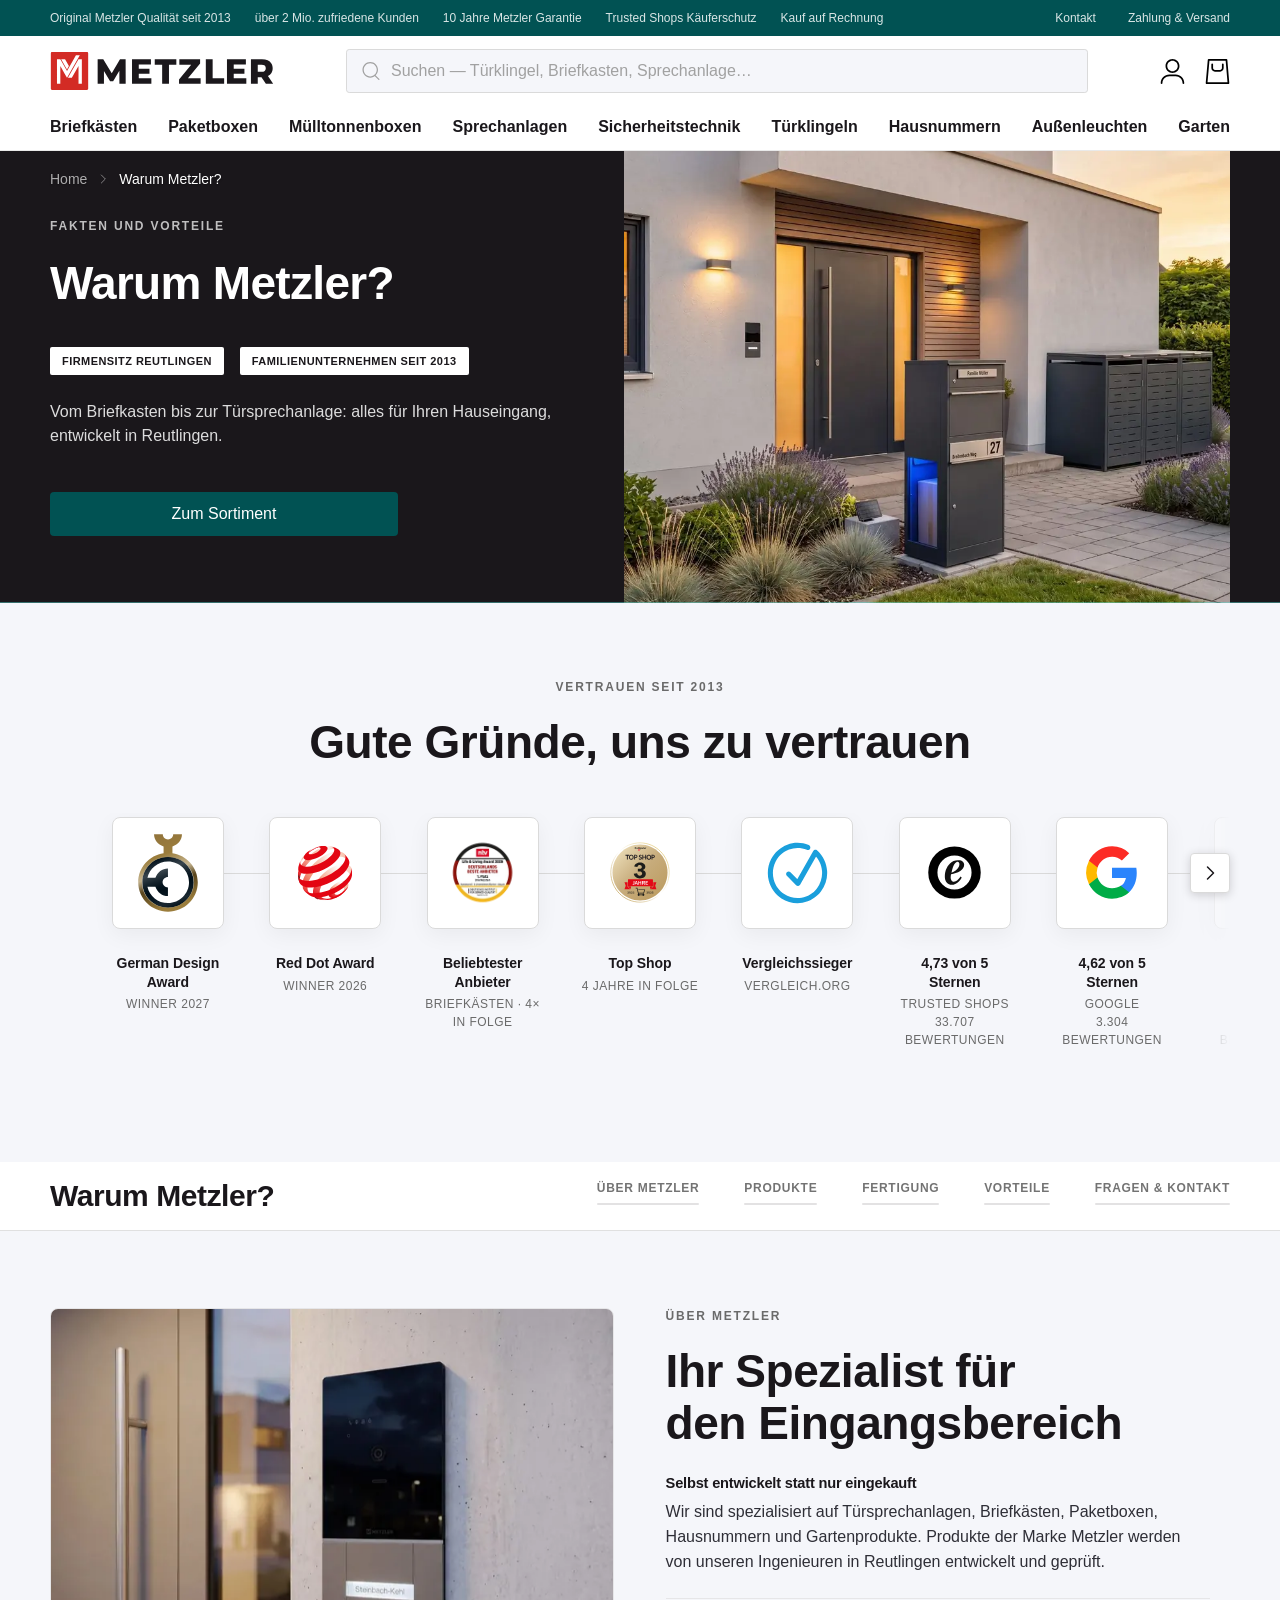
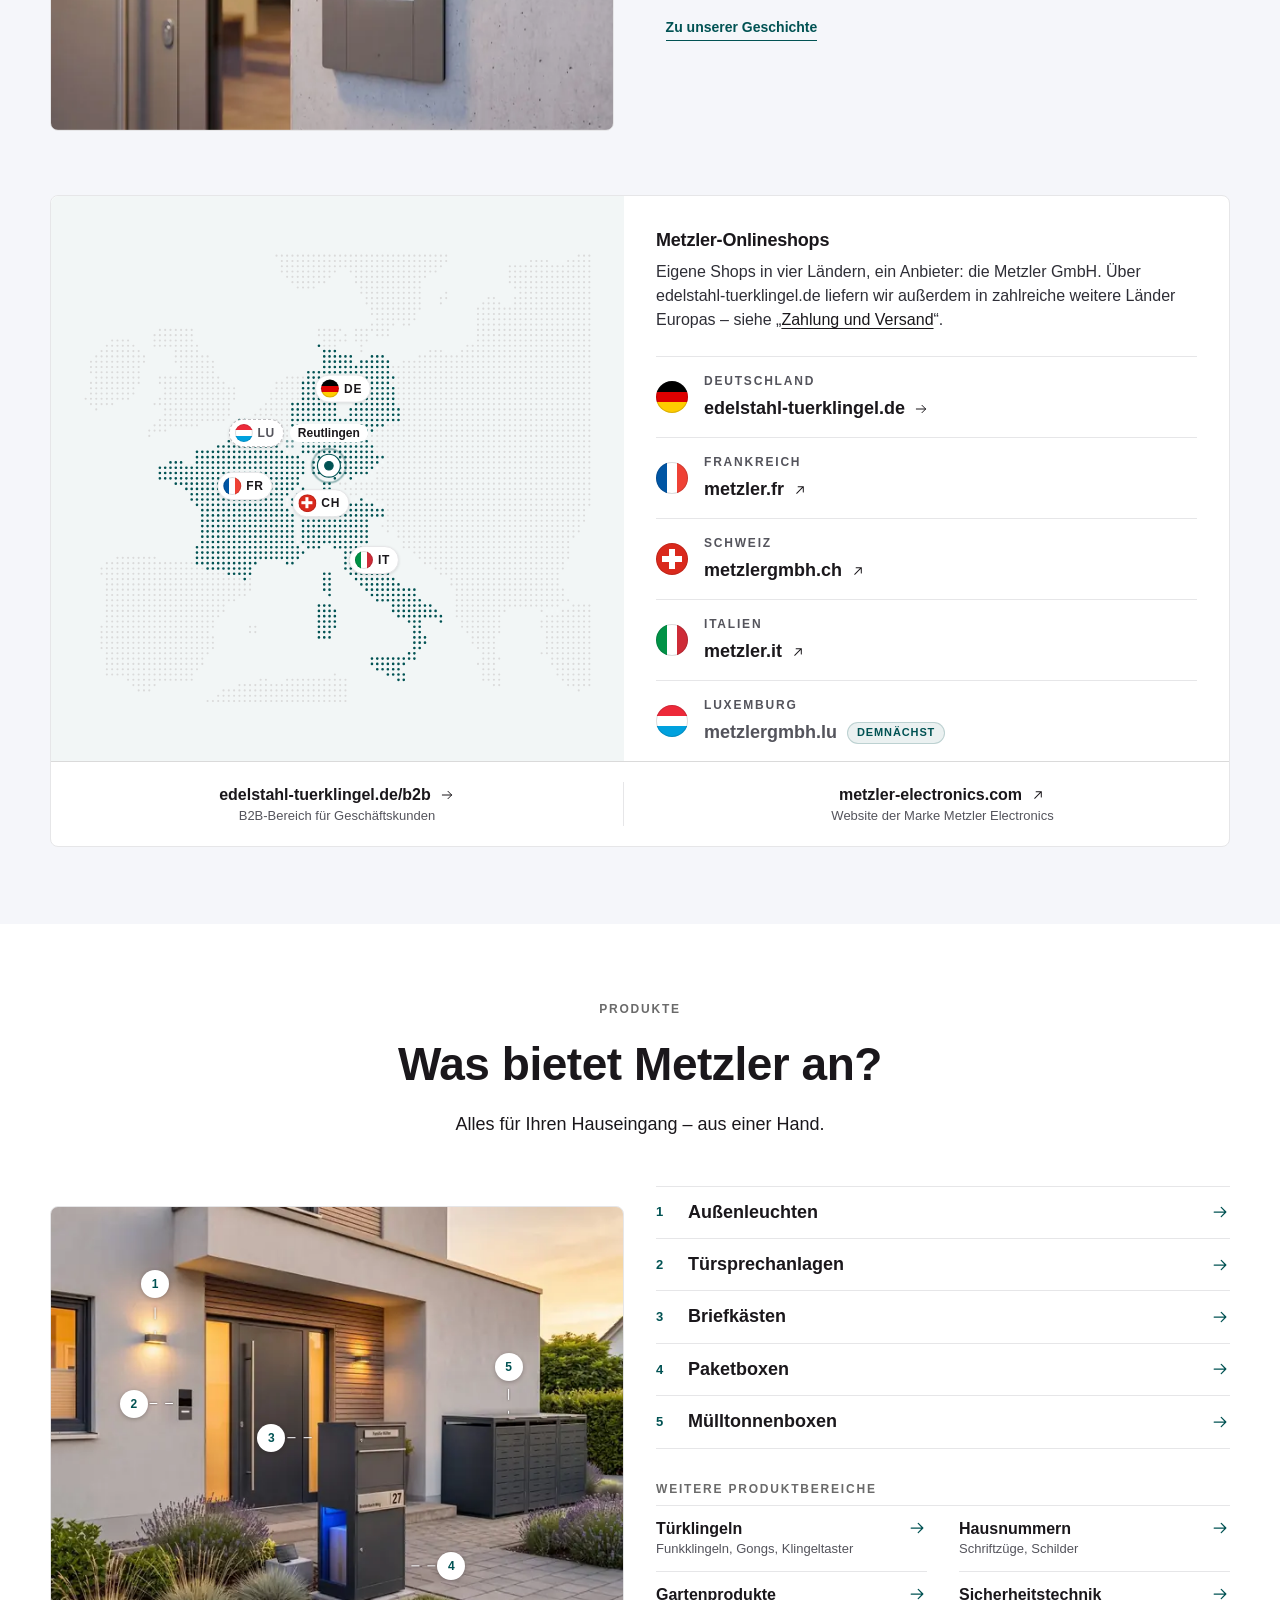
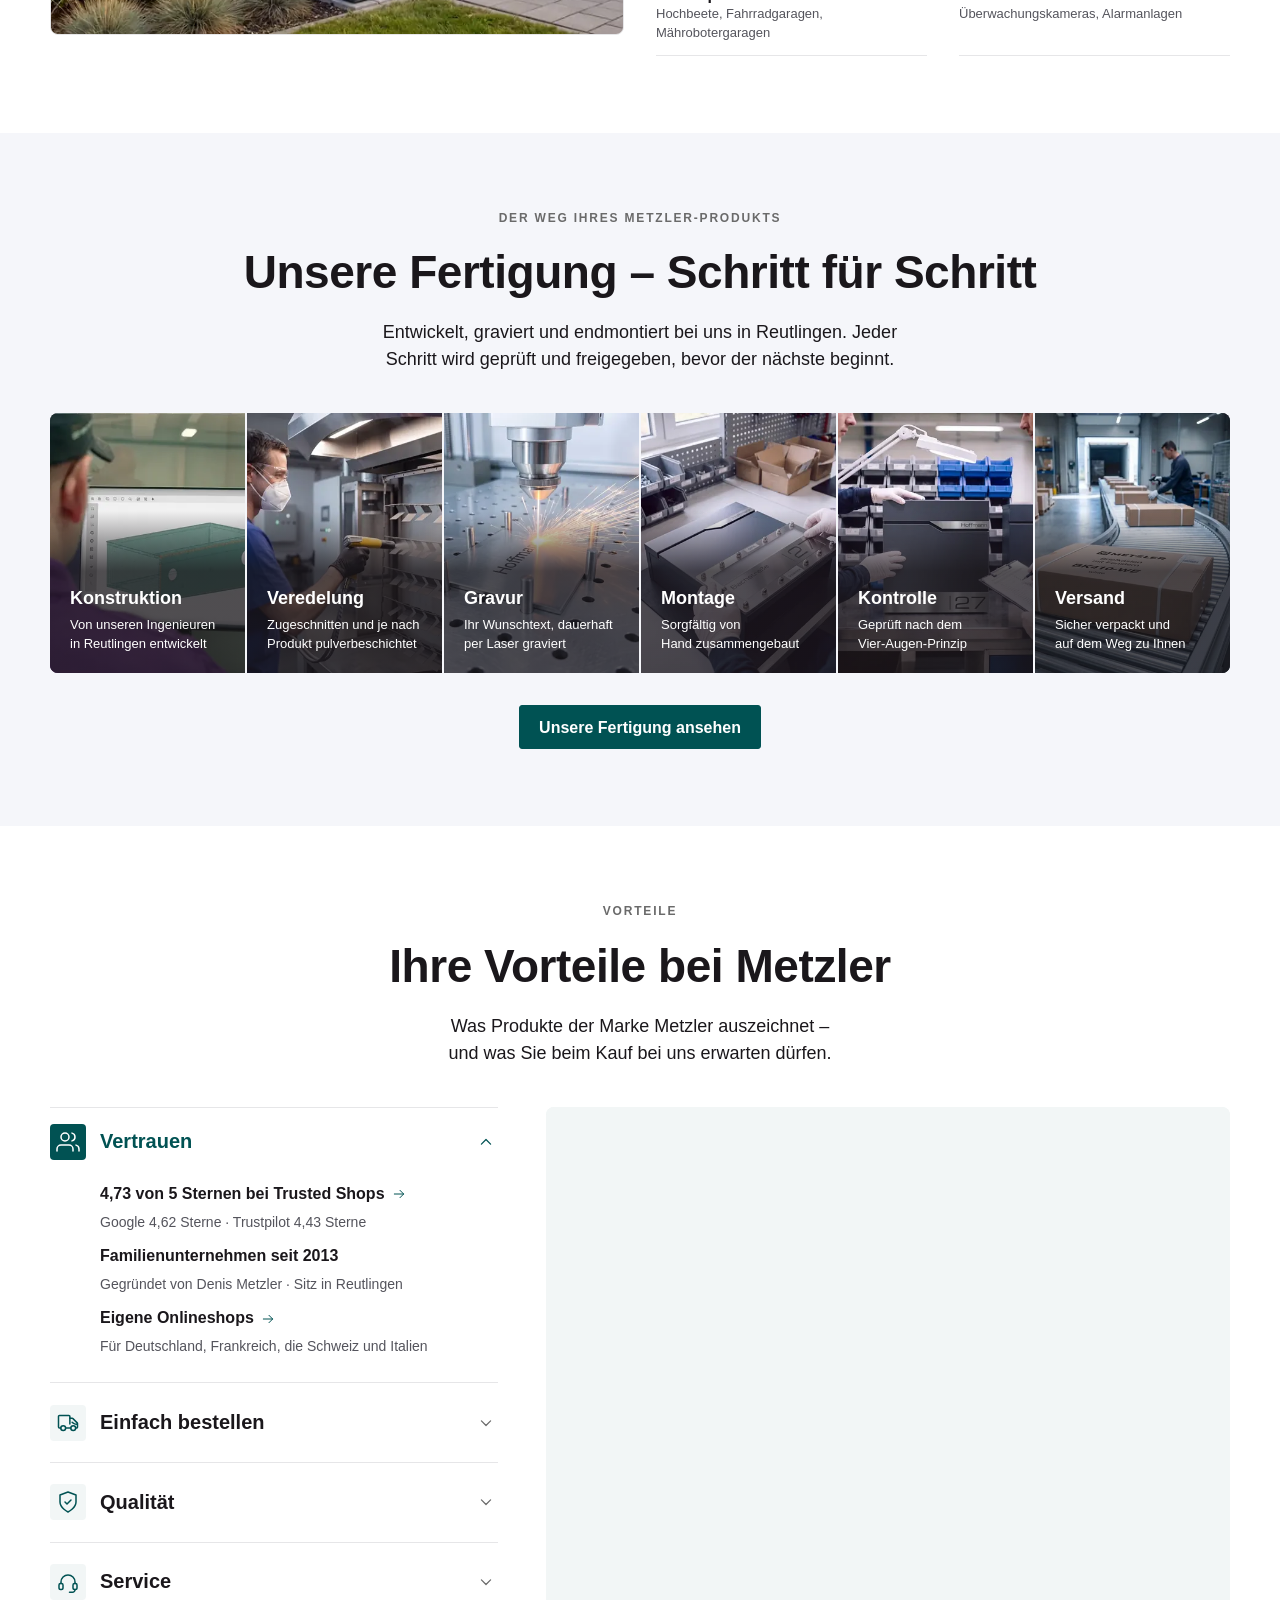
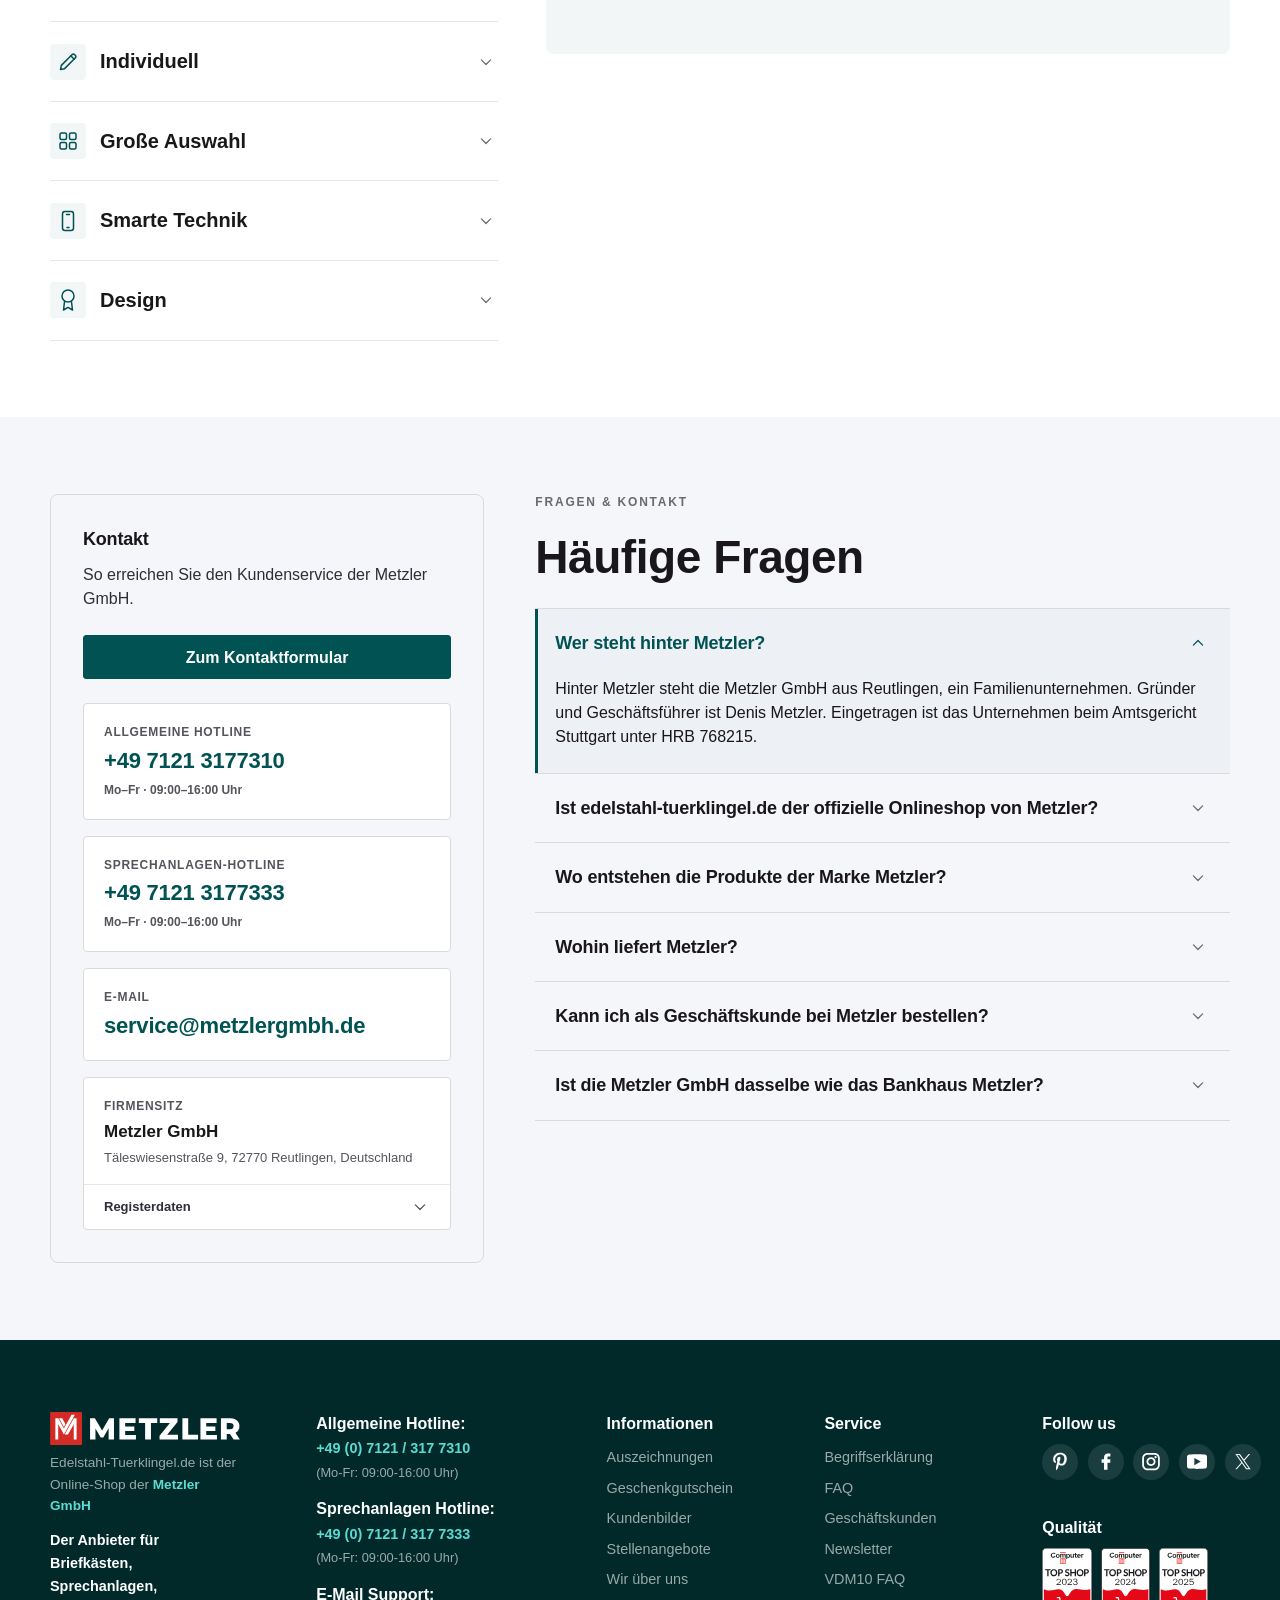
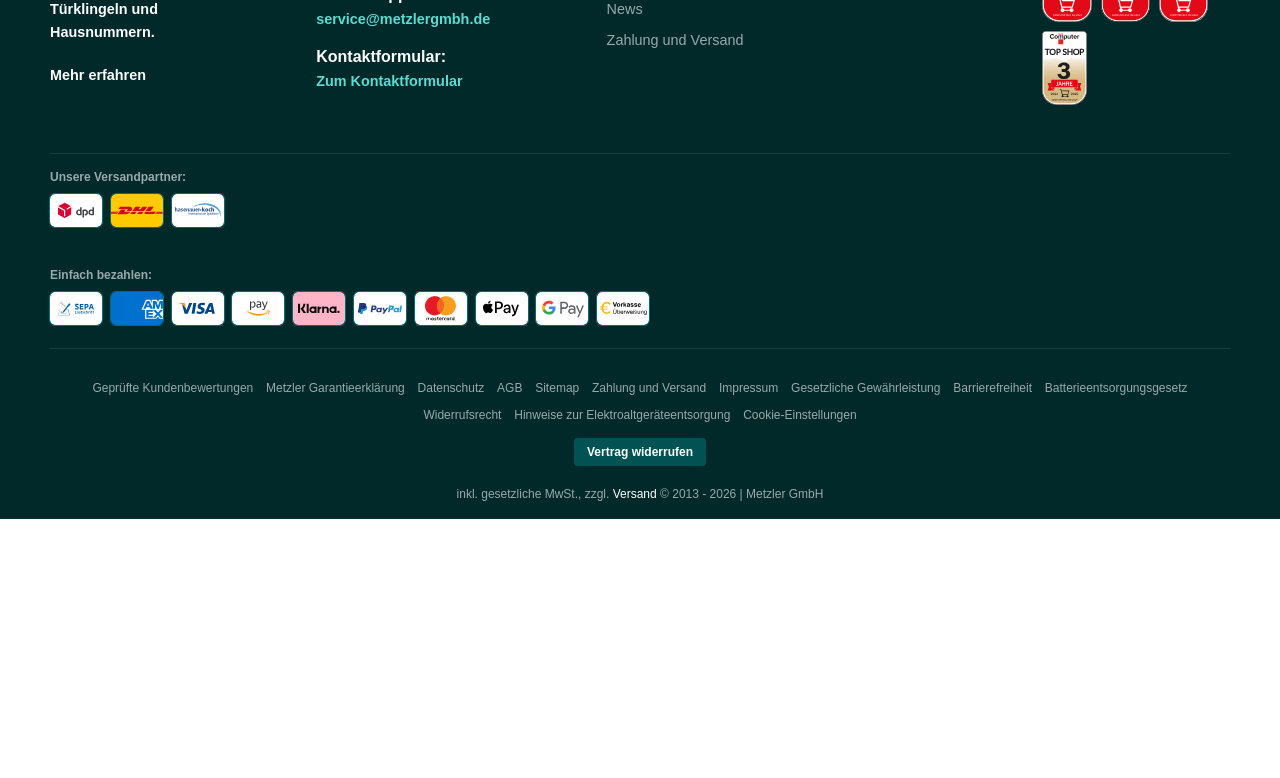
<file: index.html>
<!doctype html>
<html lang="de">
<head>
<meta charset="utf-8">
<meta name="robots" content="noindex, nofollow">
<meta http-equiv="refresh" content="0; url=r1/warum-metzler.html">
<title>Warum Metzler – Prototyp</title>
</head>
<body>
<p><a href="r1/warum-metzler.html">Warum Metzler – Prototyp öffnen</a></p>
</body>
</html>
</file>
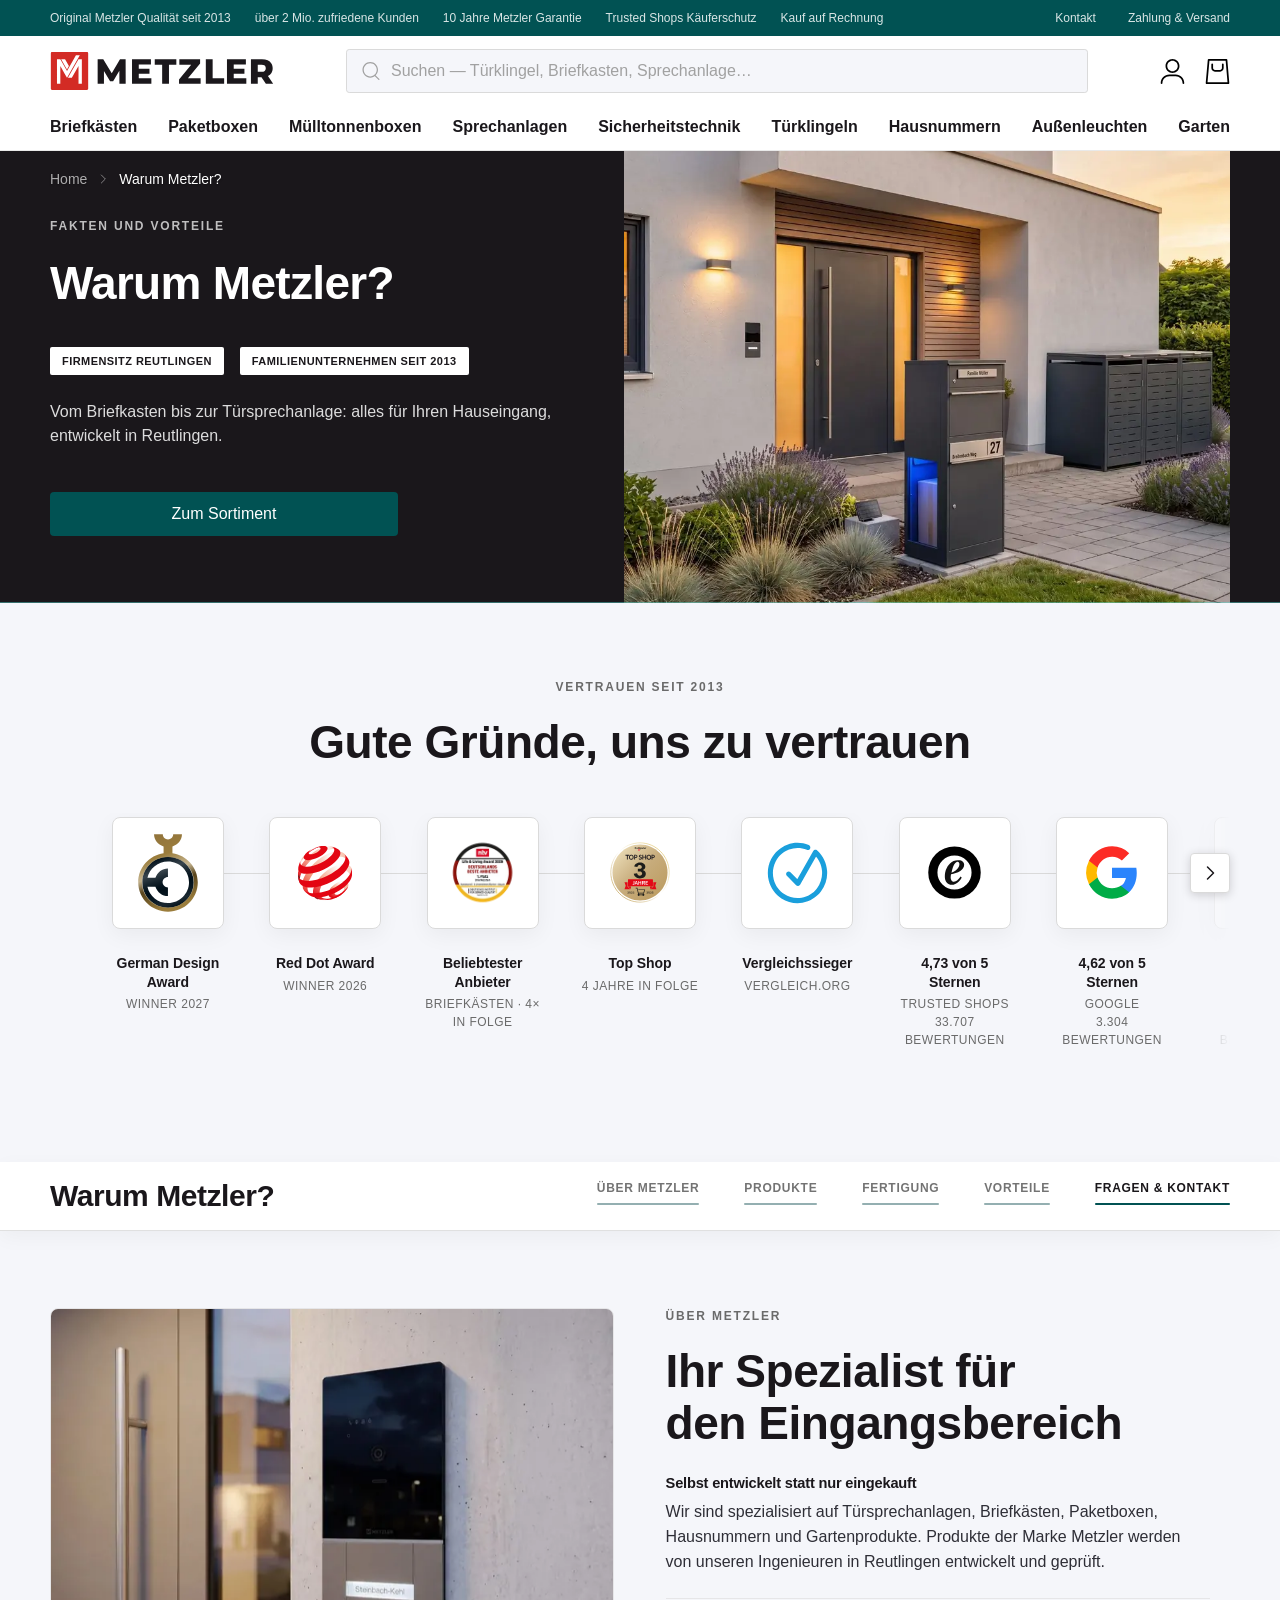
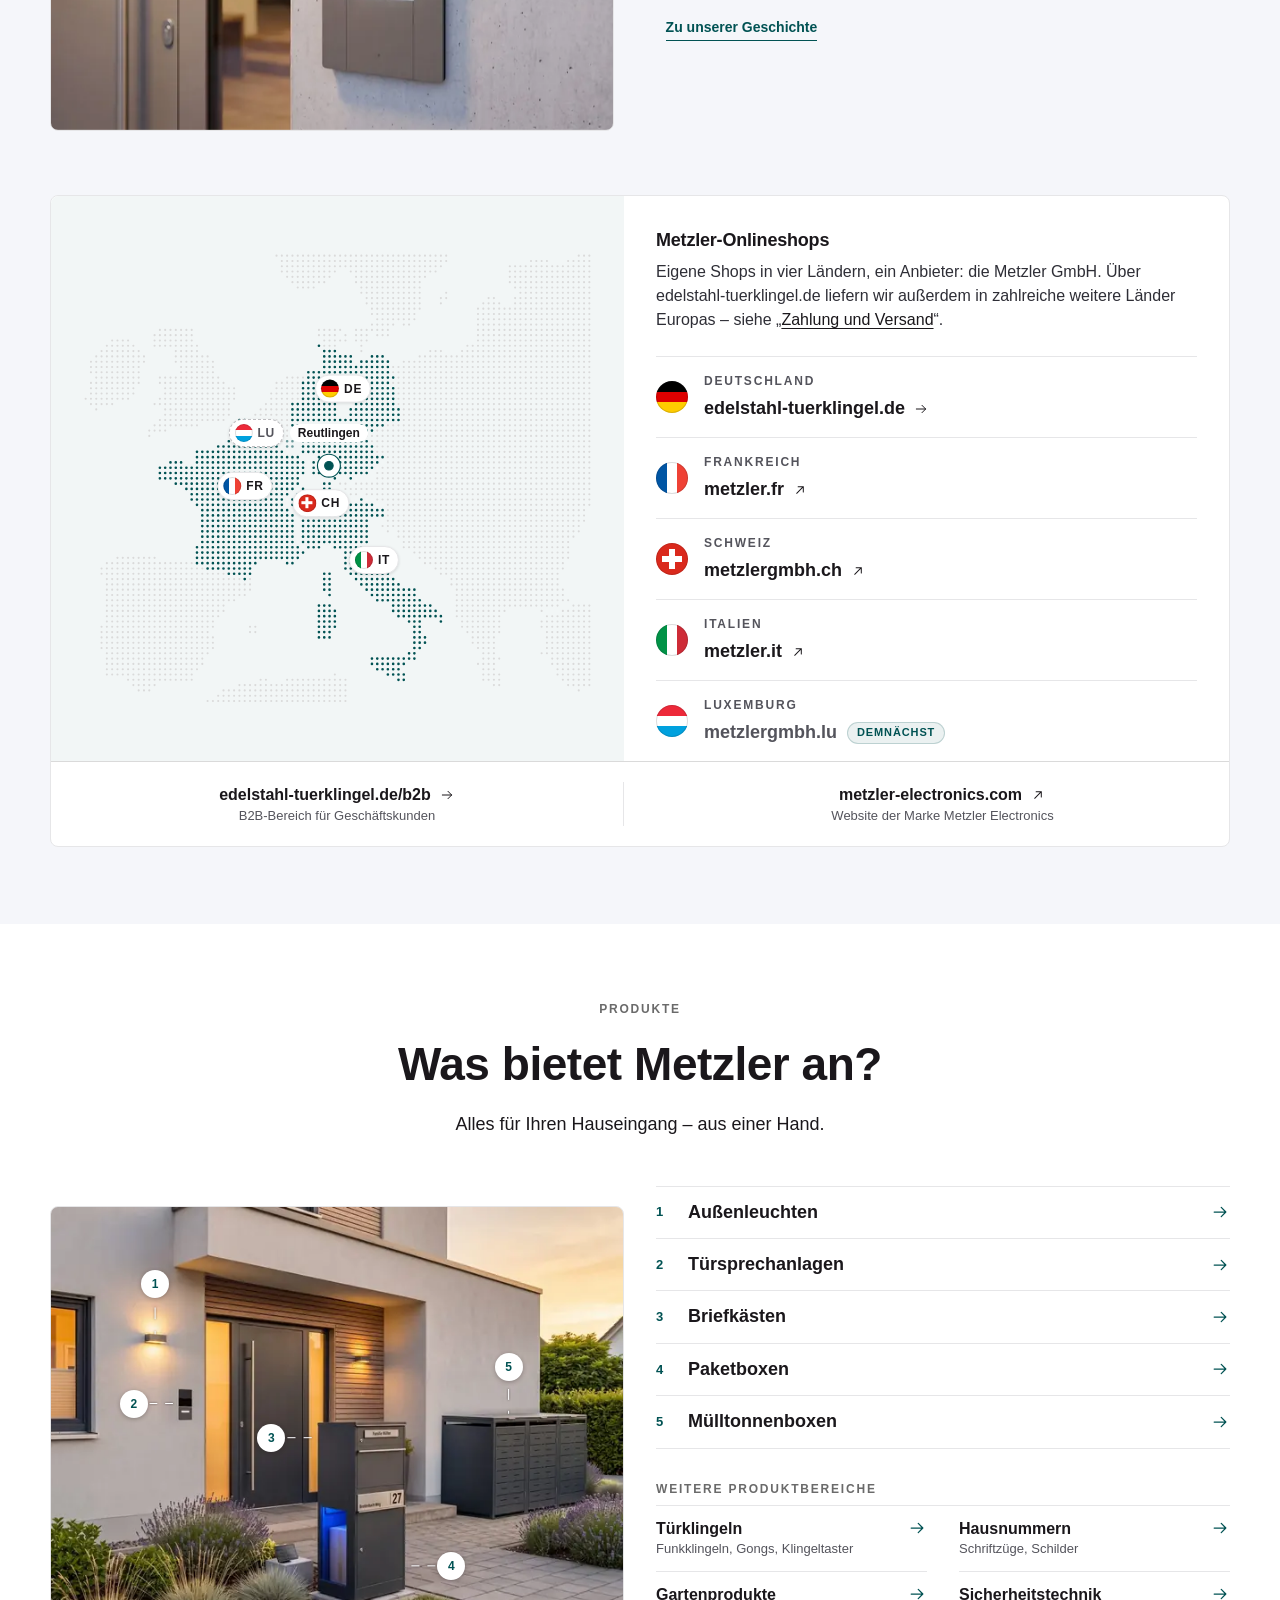
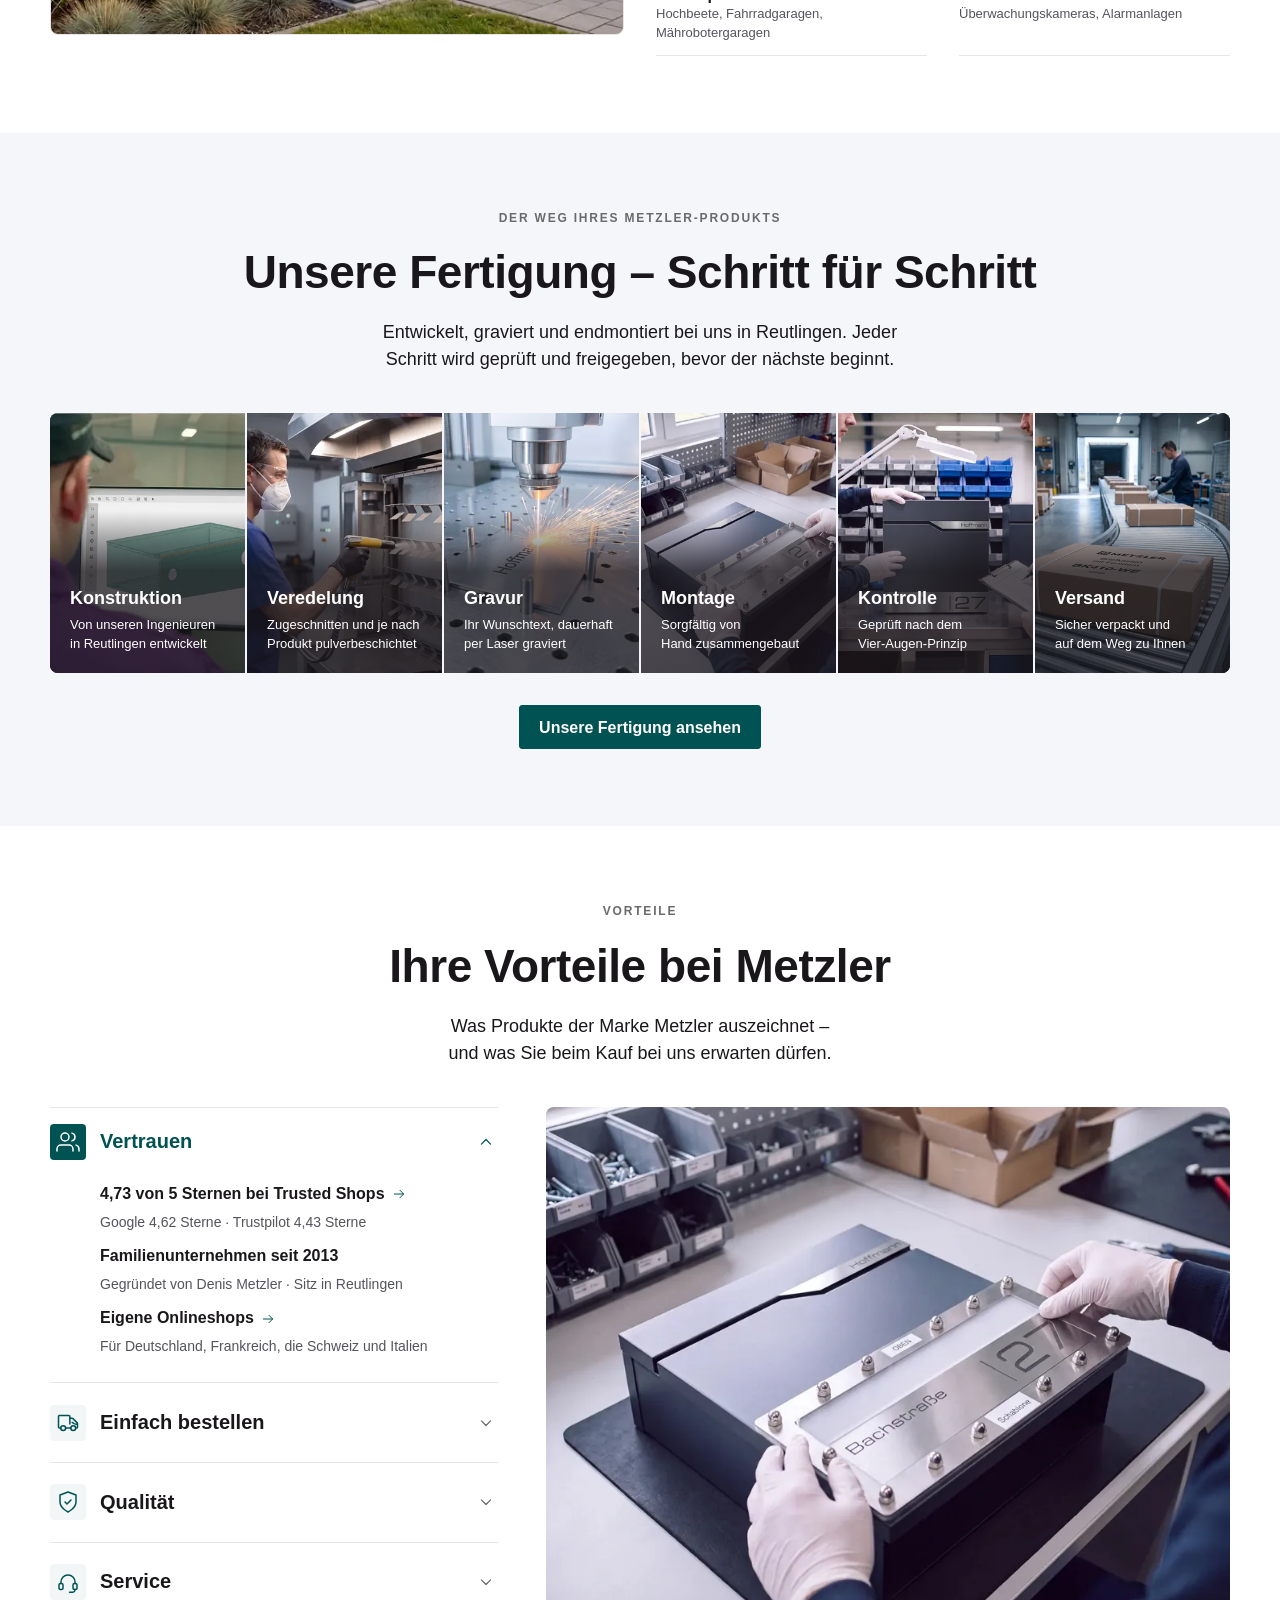
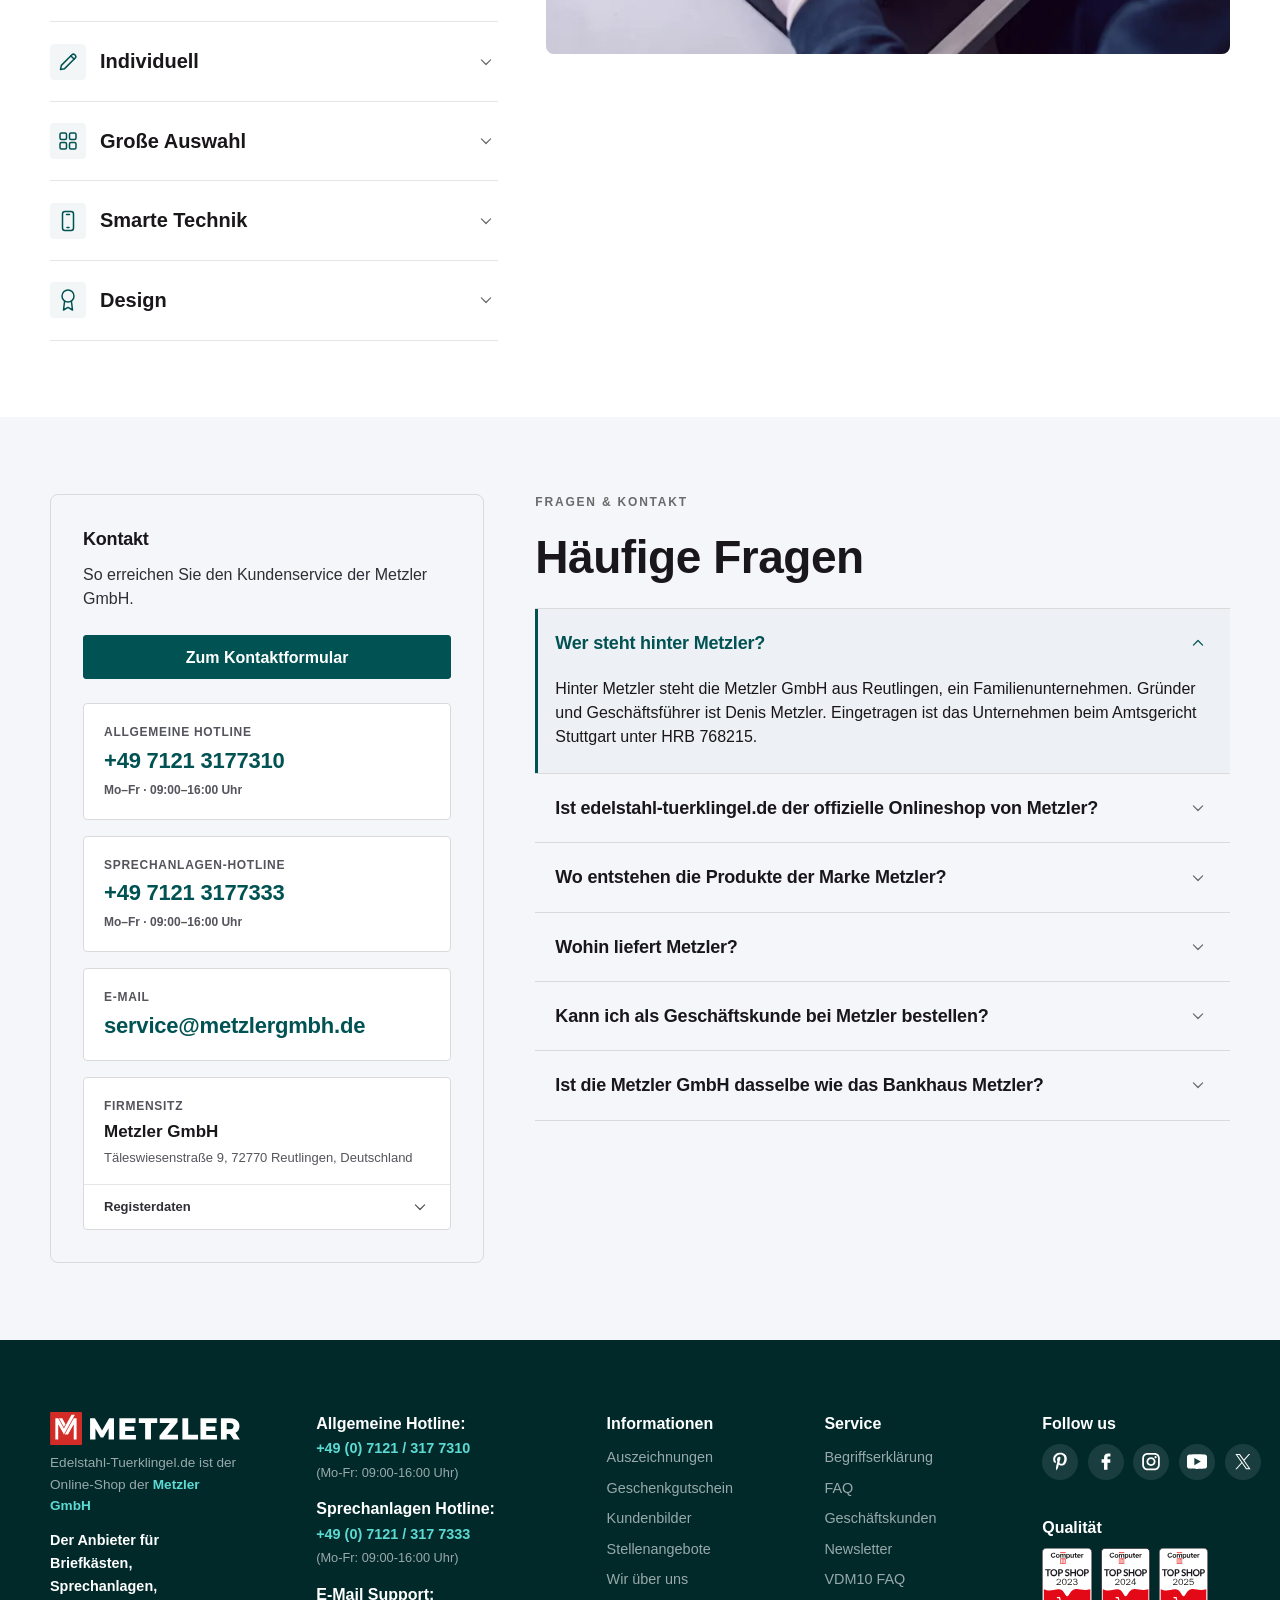
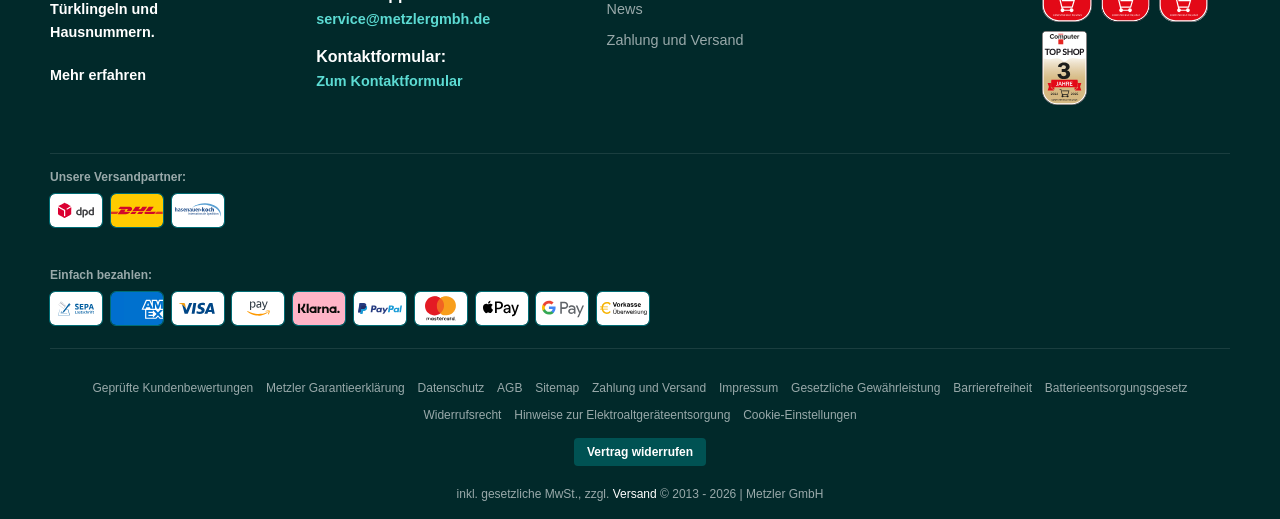
<file: r1/warum-metzler.html>
<!DOCTYPE html>
<html lang="de" id="snackys-tpl">
<head>
  <meta charset="utf-8">
  
  <meta name="viewport" content="width=device-width, initial-scale=1">
  
  <meta name="robots" content="noindex, nofollow">
  <title>Warum Metzler? Fakten zur Metzler GmbH aus Reutlingen</title>
  <meta name="description" content="Metzler GmbH aus Reutlingen: Briefkästen, Paketboxen, Türsprechanlagen, Türklingeln, Hausnummern. Firmendaten, Garantie und Bewertungen.">
  <link rel="canonical" href="https://edelstahl-tuerklingel.de/metzler-gmbh-fakten">
  <link rel="icon" type="image/svg+xml" href="../favicon.svg">
  
  <link rel="stylesheet" href="../live-shell/maincss.css">
  <link rel="stylesheet" href="../live-shell/imgsizescss.css">
  <link rel="stylesheet" href="../live-shell/snackys-main.css">
  <link rel="stylesheet" href="../live-shell/snackys-footer.css">
  <link rel="stylesheet" href="../live-shell/metzler-search.min.css">
  
  <link rel="stylesheet" href="../css/proto-live.css">

<link rel="stylesheet" href="../css/warum-metzler.min.css?v=b49ec8b4">

</head>
<body data-headtype="0" data-page="31" class="body-offcanvas body-checkout-v2">
<div class="topbar-neu" style="background:#015253;color:#fff;font-size:12px;"><div class="mw-container topbar-neu__inner"><ul class="topbar-neu__claims"><li>Original Metzler Qualität seit 2013</li><li>über 2 Mio. zufriedene Kunden</li><li><a href="https://edelstahl-tuerklingel.de/metzler-garantieerklaerung" style="color:rgba(255, 255, 255, .85);">10 Jahre Metzler Garantie</a></li><li>Trusted Shops Käuferschutz</li><li>Kauf auf Rechnung</li></ul><div class="topbar-neu__links">
<a href="https://edelstahl-tuerklingel.de/Kontakt">Kontakt</a>
<a href="https://edelstahl-tuerklingel.de/Zahlung-und-Versand">Zahlung &amp; Versand</a></div></div></div><div id="top-bar-wrapper" class="hidden-xs"><div id="top-bar" class="dpflex-j-b dpflex-a-center small mw-container"><ul class="list-inline dpflex-a-c"><li><b class="quality-c">Original Metzler Qualität seit 2013</b></li></ul><ul class="list-inline"></ul><ul class="list-inline hidden-xs dpflex-a-c"><li><a class="defaultlink" href="https://edelstahl-tuerklingel.de/tuerklingel-galerie" title="">Kundenbilder</a></li><li><a class="defaultlink" href="/Zahlung-und-Versand" title="">Zahlung &amp; Versand</a></li><li><a class="defaultlink" href="https://edelstahl-tuerklingel.de/News" title="Aktuelle Neuigkeiten">News</a></li><li><a class="defaultlink" href="https://edelstahl-tuerklingel.de/kontakt" title="Kontaktformular">Kontakt</a></li></ul></div></div><header class="hidden-print" id="shop-nav" role="banner"><div class="mw-container dpflex-j-b dpflex-a-c "><div class="col-4 visible-xs wrapper-m-s"><div id="mob-nt">
<span class="img-ct icon ic-md">
<svg data-name="Ebene 2" xmlns="http://www.w3.org/2000/svg" viewbox="0 0 21.19 16.33">
<g>
<g>
<path d="M20.44,16.33H.75c-.41,0-.75-.34-.75-.75s.34-.75.75-.75h19.69c.41,0,.75.34.75.75s-.34.75-.75.75Z"></path>
<path d="M20.44,1.5H.75c-.41,0-.75-.34-.75-.75s.34-.75.75-.75h19.69c.41,0,.75.34.75.75s-.34.75-.75.75Z"></path>
<path d="M14.81,8.87H.75c-.41,0-.75-.34-.75-.75s.34-.75.75-.75h14.06c.41,0,.75.34.75.75s-.34.75-.75.75Z"></path>
</g>
</g>
</svg>
</span></div><div id="sr-tg-m" class="pr">
<span class="img-ct icon">
<svg class="" data-name="Ebene 2" xmlns="http://www.w3.org/2000/svg" viewbox="0 0 20.52 21.67">
<g>
<g>
<path d="M9.34,18.83C4.19,18.83,0,14.61,0,9.42S4.19,0,9.34,0s9.34,4.22,9.34,9.42-4.19,9.42-9.34,9.42ZM9.34,1.5C5.02,1.5,1.5,5.05,1.5,9.42s3.52,7.92,7.84,7.92,7.84-3.55,7.84-7.92S13.67,1.5,9.34,1.5Z"></path>
<path d="M19.77,21.67c-.19,0-.38-.07-.52-.21l-4.95-4.82c-.3-.29-.3-.76-.01-1.06.29-.3.76-.3,1.06-.01l4.95,4.82c.3.29.3.76.01,1.06-.15.15-.34.23-.54.23Z"></path>
</g>
</g>
</svg>
</span>
<span class="close close-btn"></span></div></div><div id="search" class=" col-12 col-xl-6 col-lg-6 col-md-6 col-sm-3"><form action="https://edelstahl-tuerklingel.de/search/" method="get" class="header-search" id="search-form" role="search">
<svg class="header-search__icon" xmlns="http://www.w3.org/2000/svg" viewbox="0 0 20.52 21.67" aria-hidden="true">
<path d="M9.34,18.83C4.19,18.83,0,14.61,0,9.42S4.19,0,9.34,0s9.34,4.22,9.34,9.42-4.19,9.42-9.34,9.42ZM9.34,1.5C5.02,1.5,1.5,5.05,1.5,9.42s3.52,7.92,7.84,7.92,7.84-3.55,7.84-7.92S13.67,1.5,9.34,1.5Z"></path>
<path d="M19.77,21.67c-.19,0-.38-.07-.52-.21l-4.95-4.82c-.3-.29-.3-.76-.01-1.06.29-.3.76-.3,1.06-.01l4.95,4.82c.3.29.3.76.01,1.06-.15.15-.34.23-.54.23Z"></path>
</svg>
<input id="search-header" minlength="4" name="qs" type="search" list="km-search-keys" class="header-search__input ac_input" placeholder="Suchen — Türklingel, Briefkasten, Sprechanlage…" autocomplete="off" aria-label="Suchen"></form></div><div class=" col-4 dpflex-a-c dpflex-j-c text-center col-xl-4 col-lg-4 col-md-4 col-sm-4" id="logo"><a href="https://edelstahl-tuerklingel.de" title="METZLER | Edelstahl-Türklingel.de" class="loaded w100 block ps-rel" aria-label="Zur Startseite">
<img src="../live-shell/img/Metzler_Logo-rot-schwarz.svg" alt="Metzler Logo">
</a></div><div id="categories-btn">
<a class="btn btn-primary gap-05"><div id="mob-nt">
<span class="img-ct ic-md d-block">
<svg data-name="Ebene 2" xmlns="http://www.w3.org/2000/svg" viewbox="0 0 21.19 16.33">
<g>
<g>
<path d="M20.44,16.33H.75c-.41,0-.75-.34-.75-.75s.34-.75.75-.75h19.69c.41,0,.75.34.75.75s-.34.75-.75.75Z"></path>
<path d="M20.44,1.5H.75c-.41,0-.75-.34-.75-.75s.34-.75.75-.75h19.69c.41,0,.75.34.75.75s-.34.75-.75.75Z"></path>
<path d="M14.81,8.87H.75c-.41,0-.75-.34-.75-.75s.34-.75.75-.75h14.06c.41,0,.75.34.75.75s-.34.75-.75.75Z"></path>
</g>
</g>
</svg>
</span></div>
<span>Kategorien</span>
</a></div><div class="col-4 col-xl-1 col-lg-1 col-md-2 col-sm-2 header-nav-icons-right" role="navigation" tabindex="-1"><div class="hdr-nav dpflex-a-center dpflex-j-end gap-05"><div class="dropdown">
<a href="#" data-toggle="modal" data-target="#login-popup" title="Login" aria-label="Login" class="login-popup"><span class="img-ct icon-user-dark"><svg data-name="Ebene 2" xmlns="http://www.w3.org/2000/svg" viewbox="0 0 20.42 21.67" class=""><g><g><path d="M10.21,12.1c-3.34,0-6.05-2.71-6.05-6.05S6.88,0,10.21,0s6.05,2.71,6.05,6.05-2.71,6.05-6.05,6.05ZM10.21,1.5c-2.51,0-4.55,2.04-4.55,4.55s2.04,4.55,4.55,4.55,4.55-2.04,4.55-4.55S12.72,1.5,10.21,1.5Z"></path><path d="M19.67,21.67c-.41,0-.75-.34-.75-.75,0-3.31-2.69-6-6-6h-5.43c-3.31,0-6,2.69-6,6,0,.41-.34.75-.75.75s-.75-.34-.75-.75c0-4.13,3.36-7.5,7.5-7.5h5.43c4.13,0,7.5,3.36,7.5,7.5,0,.41-.34.75-.75.75Z"></path></g></g></svg></span></a>  </div><div class="hidden-xs compare-list-menu hidden">
<a href="https://edelstahl-tuerklingel.de/favoriten" title="Favoriten" class="hdr-l hidden-xs popup" aria-label="Zur Vergleichsliste">
<span class="img-ct icon icon-xl">
<svg class="">
<use xlink:href="https://edelstahl-tuerklingel.de/templates/Snackys/img/icons/icons.svg?v=1.4.3#icon-compare"></use>
</svg>
</span>
<sup class="badge"><em>0</em></sup>
</a></div><div class="cart-menu dropdown" data-toggle="basket-items">
<a href="https://edelstahl-tuerklingel.de/Warenkorb" class="basket-opener" title="Warenkorb ist leer">
<span class="sr-only">Warenkorb</span>
<span class="img-ct icon icon-xl icon-shopping-dark" style="width: 25px;">
<svg class="" data-name="Ebene 2" xmlns="http://www.w3.org/2000/svg" viewbox="0 0 20.37 21.58">
<g>
<g>
<path d="M19.62,21.58H.75c-.21,0-.41-.09-.55-.24-.14-.16-.21-.36-.19-.57L1.8.68c.03-.39.36-.68.75-.68h15.37c.39,0,.71.3.75.69l1.71,20.08c.02.21-.05.42-.19.57-.14.15-.34.24-.55.24ZM1.57,20.08h17.24l-1.58-18.58H3.23l-1.66,18.58Z"></path>
<path d="M12.39,10.99h-4.4c-1.72,0-3.12-1.41-3.12-3.15v-3.29c0-.41.34-.75.75-.75s.75.34.75.75v3.29c0,.91.73,1.65,1.62,1.65h4.4c.9,0,1.62-.74,1.62-1.65v-3.29c0-.41.34-.75.75-.75s.75.34.75.75v3.29c0,1.74-1.4,3.15-3.12,3.15Z"></path>
</g>
</g>
</svg>
</span>
</a></div></div></div><div class="fixed-header-desktop" id="cat-w"><div class="has-images mgm mw-container" id="mm-dropdown"><ul class="dpflex-a-s dpflex-column  blanklist dpflex-wrap" id="cat-ul" role="navigation"><li class="categories-recursive-mobile-f mgm-fw ">
<a href="https://edelstahl-tuerklingel.de/briefkasten" data-ref="250"><span class="dpflex-a-c"><div class="col-2"><span class="img-ct "><img src="[data-uri]" data-mega-src="../live-shell/img/briefkasten.webp" class="img-responsive img-fluid" alt="Briefkästen" loading="lazy" decoding="async">
</span></div><div class="col-7">Briefkästen</div><div class="col">
<span class="ar ar-r hidden-xs hidden-md hidden-sm"></span>
<span class="fa-caret-down visible-xs">
<span class="ar ar-l"></span>
<span class="title">Zurück</span>
<span class="ar ar-r"></span>
</span></div></span></a></li><li class="categories-recursive-mobile-f mgm-fw ">
<a href="https://edelstahl-tuerklingel.de/paketboxen" data-ref="949"><span class="dpflex-a-c"><div class="col-2"><span class="img-ct "><img src="[data-uri]" data-mega-src="../live-shell/img/paketboxen.webp" class="img-responsive img-fluid" alt="Paketboxen" loading="lazy" decoding="async">
</span></div><div class="col-7">Paketboxen</div><div class="col">
<span class="ar ar-r hidden-xs hidden-md hidden-sm"></span>
<span class="fa-caret-down visible-xs">
<span class="ar ar-l"></span>
<span class="title">Zurück</span>
<span class="ar ar-r"></span>
</span></div></span></a></li><li class="categories-recursive-mobile-f mgm-fw ">
<a href="https://edelstahl-tuerklingel.de/muelltonnenbox" data-ref="881"><span class="dpflex-a-c"><div class="col-2"><span class="img-ct "><img src="[data-uri]" data-mega-src="../live-shell/img/muelltonnenbox.webp" class="img-responsive img-fluid" alt="Mülltonnenboxen" loading="lazy" decoding="async">
</span></div><div class="col-7">Mülltonnenboxen</div><div class="col">
<span class="ar ar-r hidden-xs hidden-md hidden-sm"></span>
<span class="fa-caret-down visible-xs">
<span class="ar ar-l"></span>
<span class="title">Zurück</span>
<span class="ar ar-r"></span>
</span></div></span></a></li><li class="categories-recursive-mobile-f mgm-fw ">
<a href="https://edelstahl-tuerklingel.de/tuersprechanlagen" data-ref="798"><span class="dpflex-a-c"><div class="col-2"><span class="img-ct "><img src="[data-uri]" data-mega-src="../live-shell/img/tuersprechanlagen.webp" class="img-responsive img-fluid" alt="Sprechanlagen" loading="lazy" decoding="async">
</span></div><div class="col-7">Sprechanlagen</div><div class="col">
<span class="ar ar-r hidden-xs hidden-md hidden-sm"></span>
<span class="fa-caret-down visible-xs">
<span class="ar ar-l"></span>
<span class="title">Zurück</span>
<span class="ar ar-r"></span>
</span></div></span></a></li><li class="categories-recursive-mobile-f mgm-fw ">
<a href="https://edelstahl-tuerklingel.de/sicherheitstechnik" data-ref="1126"><span class="dpflex-a-c"><div class="col-2"><span class="img-ct "><img src="[data-uri]" data-mega-src="../live-shell/img/sicherheitstechnik.webp" class="img-responsive img-fluid" alt="Sicherheitstechnik" loading="lazy" decoding="async">
</span></div><div class="col-7">Sicherheitstechnik</div><div class="col">
<span class="ar ar-r hidden-xs hidden-md hidden-sm"></span>
<span class="fa-caret-down visible-xs">
<span class="ar ar-l"></span>
<span class="title">Zurück</span>
<span class="ar ar-r"></span>
</span></div></span></a></li><li class="categories-recursive-mobile-f mgm-fw ">
<a href="https://edelstahl-tuerklingel.de/tuerklingel" data-ref="118"><span class="dpflex-a-c"><div class="col-2"><span class="img-ct "><img src="[data-uri]" data-mega-src="../live-shell/img/tuerklingel.webp" class="img-responsive img-fluid" alt="Türklingeln" loading="lazy" decoding="async">
</span></div><div class="col-7">Türklingeln</div><div class="col">
<span class="ar ar-r hidden-xs hidden-md hidden-sm"></span>
<span class="fa-caret-down visible-xs">
<span class="ar ar-l"></span>
<span class="title">Zurück</span>
<span class="ar ar-r"></span>
</span></div></span></a></li><li class="categories-recursive-mobile-f mgm-fw ">
<a href="https://edelstahl-tuerklingel.de/hausnummern-schilder-schriftzuege" data-ref="227"><span class="dpflex-a-c"><div class="col-2"><span class="img-ct "><img src="[data-uri]" data-mega-src="../live-shell/img/hausnummern-schilder-schriftzuege.webp" class="img-responsive img-fluid" alt="Hausnummern" loading="lazy" decoding="async">
</span></div><div class="col-7">Hausnummern</div><div class="col">
<span class="ar ar-r hidden-xs hidden-md hidden-sm"></span>
<span class="fa-caret-down visible-xs">
<span class="ar ar-l"></span>
<span class="title">Zurück</span>
<span class="ar ar-r"></span>
</span></div></span></a></li><li class="categories-recursive-mobile-f mgm-fw ">
<a href="https://edelstahl-tuerklingel.de/beleuchtung" data-ref="715"><span class="dpflex-a-c"><div class="col-2"><span class="img-ct "><img src="[data-uri]" data-mega-src="../live-shell/img/beleuchtung.webp" class="img-responsive img-fluid" alt="Außenleuchten" loading="lazy" decoding="async">
</span></div><div class="col-7">Außenleuchten</div><div class="col">
<span class="ar ar-r hidden-xs hidden-md hidden-sm"></span>
<span class="fa-caret-down visible-xs">
<span class="ar ar-l"></span>
<span class="title">Zurück</span>
<span class="ar ar-r"></span>
</span></div></span></a></li><li class="categories-recursive-mobile-f mgm-fw ">
<a href="https://edelstahl-tuerklingel.de/garten" data-ref="932"><span class="dpflex-a-c"><div class="col-2"><span class="img-ct "><img src="[data-uri]" data-mega-src="../live-shell/img/garten.webp" class="img-responsive img-fluid" alt="Garten" loading="lazy" decoding="async">
</span></div><div class="col-7">Garten</div><div class="col">
<span class="ar ar-r hidden-xs hidden-md hidden-sm"></span>
<span class="fa-caret-down visible-xs">
<span class="ar ar-l"></span>
<span class="title">Zurück</span>
<span class="ar ar-r"></span>
</span></div></span></a></li></ul></div></div></header><div id="cat-w" role="navigation" tabindex="-1"><div class="mgm mw-container has-images"><div class="hidden-sm hidden-md hidden-lg menu-title dpflex-a-center dpflex-j-between nowrap">
<span class="m0 notextov block h3">Kategorien</span><button class="close-btn" aria-label="Kategorie-Menü schließen"></button></div><ul class=" cat-header blanklist dpflex-wrap" id="cat-ul"><li class="mgm-fw all-categories" hidden><button type="button" class="nav-all-btn js-nav-all" aria-haspopup="true" aria-expanded="false" aria-label="Alle Kategorien"><span class="nav-all-btn__icon" aria-hidden="true"><svg data-name="Ebene 2" xmlns="http://www.w3.org/2000/svg" viewbox="0 0 21.19 16.33"><g><g><path d="M20.44,16.33H.75c-.41,0-.75-.34-.75-.75s.34-.75.75-.75h19.69c.41,0,.75.34.75.75s-.34.75-.75.75Z"></path><path d="M20.44,1.5H.75c-.41,0-.75-.34-.75-.75s.34-.75.75-.75h19.69c.41,0,.75.34.75.75s-.34.75-.75.75Z"></path><path d="M14.81,8.87H.75c-.41,0-.75-.34-.75-.75s.34-.75.75-.75h14.06c.41,0,.75.34.75.75s-.34.75-.75.75Z"></path></g></g></svg></span><span class="nav-all-btn__label">Alle</span></button></li><li class="mgm-fw">
<a href="https://edelstahl-tuerklingel.de/briefkasten" class="mm-mainlink" title="Briefkästen">Briefkästen<span class="caret hidden-xs"></span>
<span class="fa-caret-down visible-xs">
<span class="ar ar-l"></span>
<span class="title">Zurück</span>
<span class="ar ar-r"></span>
</span>
</a></li><li class="mgm-fw">
<a href="https://edelstahl-tuerklingel.de/paketboxen" class="mm-mainlink" title="Paketboxen">Paketboxen<span class="caret hidden-xs"></span>
<span class="fa-caret-down visible-xs">
<span class="ar ar-l"></span>
<span class="title">Zurück</span>
<span class="ar ar-r"></span>
</span>
</a></li><li class="mgm-fw">
<a href="https://edelstahl-tuerklingel.de/muelltonnenbox" class="mm-mainlink" title="Mülltonnenboxen">Mülltonnenboxen<span class="caret hidden-xs"></span>
<span class="fa-caret-down visible-xs">
<span class="ar ar-l"></span>
<span class="title">Zurück</span>
<span class="ar ar-r"></span>
</span>
</a></li><li class="mgm-fw">
<a href="https://edelstahl-tuerklingel.de/tuersprechanlagen" class="mm-mainlink" title="Sprechanlagen">Sprechanlagen<span class="caret hidden-xs"></span>
<span class="fa-caret-down visible-xs">
<span class="ar ar-l"></span>
<span class="title">Zurück</span>
<span class="ar ar-r"></span>
</span>
</a></li><li class="mgm-fw">
<a href="https://edelstahl-tuerklingel.de/sicherheitstechnik" class="mm-mainlink" title="Sicherheitstechnik">Sicherheitstechnik<span class="caret hidden-xs"></span>
<span class="fa-caret-down visible-xs">
<span class="ar ar-l"></span>
<span class="title">Zurück</span>
<span class="ar ar-r"></span>
</span>
</a></li><li class="mgm-fw">
<a href="https://edelstahl-tuerklingel.de/tuerklingel" class="mm-mainlink" title="Türklingeln">Türklingeln<span class="caret hidden-xs"></span>
<span class="fa-caret-down visible-xs">
<span class="ar ar-l"></span>
<span class="title">Zurück</span>
<span class="ar ar-r"></span>
</span>
</a></li><li class="mgm-fw">
<a href="https://edelstahl-tuerklingel.de/hausnummern-schilder-schriftzuege" class="mm-mainlink" title="Hausnummern">Hausnummern<span class="caret hidden-xs"></span>
<span class="fa-caret-down visible-xs">
<span class="ar ar-l"></span>
<span class="title">Zurück</span>
<span class="ar ar-r"></span>
</span>
</a></li><li class="mgm-fw">
<a href="https://edelstahl-tuerklingel.de/beleuchtung" class="mm-mainlink" title="Außenleuchten">Außenleuchten<span class="caret hidden-xs"></span>
<span class="fa-caret-down visible-xs">
<span class="ar ar-l"></span>
<span class="title">Zurück</span>
<span class="ar ar-r"></span>
</span>
</a></li><li class="mgm-fw">
<a href="https://edelstahl-tuerklingel.de/garten" class="mm-mainlink" title="Garten">Garten<span class="caret hidden-xs"></span>
<span class="fa-caret-down visible-xs">
<span class="ar ar-l"></span>
<span class="title">Zurück</span>
<span class="ar ar-r"></span>
</span>
</a></li></ul></div></div><div class="overlay-bg" id="cls-catw"></div>
<div id="bc-w" class=" small"><ol id="bc" class="bc mw-container dpflex-a-center"><li class=" bc-item first"><a href="https://edelstahl-tuerklingel.de/" title="Startseite">Home</a></li><li class=" separator">›</li><li class=" bc-item last"><span><span>Wir über uns</span></span></li><li><div class="visible-lg"><li class="visible-lg bc-item last"></div></li></ol></div>
<div id="content-wrapper" class="mw-container"><div class="row row-ct"><div id="content" class="col-12" role="main">
<article class="wm wm-a about wm--breakout" aria-labelledby="wm-title">
  <svg class="wm-sprite" aria-hidden="true" focusable="false" xmlns="http://www.w3.org/2000/svg">
  <symbol id="wm-i-arrow-right" viewBox="0 0 24 24"><path d="M5 12h14M13.5 6.5L19 12l-5.5 5.5" stroke="currentColor" stroke-width="1.5" stroke-linecap="round" stroke-linejoin="round" fill="none"></path></symbol>
  <symbol id="wm-i-chevron-right" viewBox="0 0 24 24"><path d="M9.5 6l6 6-6 6" stroke="currentColor" stroke-width="1.5" stroke-linecap="round" stroke-linejoin="round" fill="none"></path></symbol>
  <symbol id="wm-i-users" viewBox="0 0 24 24"><path d="M17 21v-2a4 4 0 00-4-4H5a4 4 0 00-4 4v2" stroke="currentColor" stroke-width="1.8" stroke-linecap="round" stroke-linejoin="round" fill="none"></path><circle cx="9" cy="7" r="4" stroke="currentColor" stroke-width="1.8" stroke-linecap="round" stroke-linejoin="round" fill="none"></circle><path d="M23 21v-2a4 4 0 00-3-3.87" stroke="currentColor" stroke-width="1.8" stroke-linecap="round" stroke-linejoin="round" fill="none"></path><path d="M16 3.13a4 4 0 010 7.75" stroke="currentColor" stroke-width="1.8" stroke-linecap="round" stroke-linejoin="round" fill="none"></path></symbol>
  <symbol id="wm-i-headset" viewBox="0 0 24 24"><path d="M4 12a8 8 0 0116 0" stroke="currentColor" stroke-width="1.8" stroke-linecap="round" stroke-linejoin="round" fill="none"></path><circle cx="4" cy="14" r="3" stroke="currentColor" stroke-width="1.8" stroke-linecap="round" stroke-linejoin="round" fill="none"></circle><circle cx="20" cy="14" r="3" stroke="currentColor" stroke-width="1.8" stroke-linecap="round" stroke-linejoin="round" fill="none"></circle><path d="M7 17c0 2.5 2 4 5 4.5" stroke="currentColor" stroke-width="1.8" stroke-linecap="round" stroke-linejoin="round" fill="none"></path><circle cx="12" cy="21.5" r="1" stroke="currentColor" stroke-width="1.8" stroke-linecap="round" stroke-linejoin="round" fill="none"></circle></symbol>
  <symbol id="wm-i-copy" viewBox="0 0 24 24"><rect x="9" y="9" width="13" height="13" rx="2" stroke="currentColor" stroke-width="1.8" stroke-linecap="round" stroke-linejoin="round" fill="none"></rect><path d="M5 15H4a2 2 0 01-2-2V4a2 2 0 012-2h9a2 2 0 012 2v1" stroke="currentColor" stroke-width="1.8" stroke-linecap="round" stroke-linejoin="round" fill="none"></path></symbol>
  <symbol id="wm-i-truck" viewBox="0 0 24 24"><rect x="1" y="3" width="15" height="13" rx="2" stroke="currentColor" stroke-width="1.8" stroke-linecap="round" stroke-linejoin="round" fill="none"></rect><path d="M16 3h5l2 5v6h-7V3z" stroke="currentColor" stroke-width="1.8" stroke-linecap="round" stroke-linejoin="round" fill="none"></path><circle cx="5.5" cy="18.5" r="2.5" stroke="currentColor" stroke-width="1.8" stroke-linecap="round" stroke-linejoin="round" fill="none"></circle><circle cx="18.5" cy="18.5" r="2.5" stroke="currentColor" stroke-width="1.8" stroke-linecap="round" stroke-linejoin="round" fill="none"></circle></symbol>
  <symbol id="wm-i-grid" viewBox="0 0 24 24"><rect x="3" y="3" width="7" height="7" rx="1" stroke="currentColor" stroke-width="1.8" stroke-linecap="round" stroke-linejoin="round" fill="none"></rect><rect x="14" y="3" width="7" height="7" rx="1" stroke="currentColor" stroke-width="1.8" stroke-linecap="round" stroke-linejoin="round" fill="none"></rect><rect x="3" y="14" width="7" height="7" rx="1" stroke="currentColor" stroke-width="1.8" stroke-linecap="round" stroke-linejoin="round" fill="none"></rect><rect x="14" y="14" width="7" height="7" rx="1" stroke="currentColor" stroke-width="1.8" stroke-linecap="round" stroke-linejoin="round" fill="none"></rect></symbol>
  <symbol id="wm-i-edit" viewBox="0 0 24 24"><path d="M17 3a2.83 2.83 0 114 4L7.5 20.5 2 22l1.5-5.5L17 3z" stroke="currentColor" stroke-width="1.8" stroke-linecap="round" stroke-linejoin="round" fill="none"></path></symbol>
    <symbol id="wm-i-vx-seal" viewBox="0 0 24 24"><path d="M3.85 8.62a4 4 0 014.78-4.77 4 4 0 016.74 0 4 4 0 014.78 4.78 4 4 0 010 6.74 4 4 0 01-4.77 4.78 4 4 0 01-6.75 0 4 4 0 01-4.78-4.77 4 4 0 010-6.76zM9 12l2 2 4-4"></path></symbol>
  <symbol id="wm-i-vx-award" viewBox="0 0 24 24"><circle cx="12" cy="8" r="6"></circle><path d="M8.6 13l-1.1 9 4.5-2.6 4.5 2.6-1.1-9"></path></symbol>
  <symbol id="wm-i-vx-phone" viewBox="0 0 24 24"><rect x="7" y="2" width="10" height="20" rx="2"></rect><path d="M12 18h.01"></path></symbol>
    <symbol id="wm-i-USP-03-lieferung" viewBox="0 0 24 24"><g transform="translate(1.97 3.99) scale(0.7042)" stroke-width="2.13"><path d="M4 18.56H2.17A1.42 1.42 0 0 1 .75 17.15V2.16A1.41 1.41 0 0 1 2.17.75h13.31a1.41 1.41 0 0 1 1.41 1.41v2.55h3.38c.38 0 .74.15 1 .41l6.04 6.04c.27.27.42.63.42 1v4.97a1.41 1.41 0 0 1-1.42 1.41h-1.2"/><path d="M16.89 4.71v8.02M10.89 18.56h7.33M20.1 10.4c.7.75 1.85 1.72 3.5 2.25 1.45.46 2.8.4 3.6.25"/><circle cx="7.44" cy="18.56" r="3.45"/><circle cx="21.67" cy="18.56" r="3.45"/></g></symbol>
  <symbol id="wm-i-USP-01-qualitaet" viewBox="0 0 24 24"><path d="M12 22s8-4 8-10V5l-8-3-8 3v7c0 6 8 10 8 10z"/><path d="M9 12l2 2 4-4"/></symbol>
  <symbol id="wm-i-SRV-14-hotline" viewBox="0 0 24 24"><path d="M5 13.5V12a7 7 0 0 1 14 0v1.5"/><rect x="3" y="13.5" width="4" height="6" rx="1.5"/><rect x="17" y="13.5" width="4" height="6" rx="1.5"/><path d="M19 19.5v.25a2.5 2.5 0 0 1-2.5 2.5h-3"/></symbol>
  <symbol id="wm-i-NAV-25-bearbeiten" viewBox="0 0 24 24"><path d="M14.75 5.75l3.5 3.5"/><path d="M4.5 19.5l.85-4.1 10.6-10.6a2 2 0 0 1 2.8 0l.45.45a2 2 0 0 1 0 2.8L8.6 18.65z"/></symbol>
  <symbol id="wm-i-NAV-31-rasteransicht" viewBox="0 0 24 24"><rect x="4" y="4" width="6.5" height="6.5" rx="1.5"/><rect x="13.5" y="4" width="6.5" height="6.5" rx="1.5"/><rect x="4" y="13.5" width="6.5" height="6.5" rx="1.5"/><rect x="13.5" y="13.5" width="6.5" height="6.5" rx="1.5"/></symbol>
  <symbol id="wm-i-FEA-33-smartphone" viewBox="0 0 24 24"><rect x="6.5" y="2.5" width="11" height="19" rx="2.5"/><path d="M10.5 5.5h3M11 18.5h2"/></symbol>
</svg>

  <header class="mtz-hero wa-hx">
    <nav class="crumb" aria-label="Breadcrumb">
      <div class="mw-container">
        <ol>
          <li><a href="https://edelstahl-tuerklingel.de/">Home</a></li>
          <li aria-hidden="true"><svg viewBox="0 0 24 24" aria-hidden="true" focusable="false"><use href="#wm-i-chevron-right"/></svg></li>
          <li><span aria-current="page">Warum Metzler?</span></li>
        </ol>
      </div>
    </nav>
    <div class="mtz-hero__primary mw-container">
      <div class="mtz-hero__copy-col">
        <div class="mtz-hero__copy">
          <p class="wm-eyebrow eyebrow wa-hx__eyebrow">Fakten und Vorteile</p>          <h1 id="wm-title">Warum Metzler?</h1>          <ul class="mtz-hero__chips wa-hx__chips" role="list">
            <li class="wa-hx__chip">Firmensitz <span data-fact="hq_city">Reutlingen</span></li>

            <li class="wa-hx__chip"><span data-fact="family_business">Familienunternehmen</span> seit <span data-fact="business_since">2013</span></li>

          </ul>
          <p class="mtz-hero__sub wa-hero__lead">Vom Briefkasten bis zur Türsprechanlage: alles für Ihren Hauseingang, entwickelt in Reutlingen.</p>          <div class="mtz-hero__ctas">
            <a class="btn btn-primary" data-fact="url_shop_de" href="https://edelstahl-tuerklingel.de/">Zum Sortiment</a>          </div>

        </div>
      </div>
      <figure class="mtz-hero__photo-col">
        <picture>
          <source media="(min-width: 80rem)" srcset="../assets/wm/entrance-hero-1024.webp 1024w, ../assets/wm/entrance-hero-1524.webp 1524w" sizes="(min-width: 100rem) 712px, 50vw" width="1524" height="1051">          <img class="mtz-hero__photo" src="../assets/wm/entrance-hero-1024.webp" srcset="../assets/wm/entrance-hero-768.webp 768w, ../assets/wm/entrance-hero-1024.webp 1024w, ../assets/wm/entrance-hero-1524.webp 1524w" sizes="max(100vw, 32rem)"
               width="1524" height="1051" fetchpriority="high" alt="Briefkastenständer mit beleuchtetem Paketfach und Mülltonnenboxen vor einem Hauseingang am Abend">
        </picture>
      </figure>
    </div>
  </header>

  <div class="wa-st wa-st--2 wa-st--3r wa-st--lt">
    <div class="mw-container">
      <div class="wa-st__head"><p class="wm-eyebrow eyebrow">Vertrauen seit <span data-fact="business_since">2013</span></p><h2 class="section-title" id="vertrauen-h">Gute Gründe, uns zu vertrauen</h2></div>
      <ul class="wa-st__list" aria-labelledby="vertrauen-h">

        <li class="wa-st__fig"><span class="wa-st__tile" aria-hidden="true"><span class="wa-st__face"><img src="../assets/wm/vi-trust-gda.svg" width="143" height="188" alt="" loading="lazy" decoding="async"></span><span class="wa-st__face wa-st__face--back"><strong lang="en">Excellent Product Design</strong><span>für die XDM10</span></span></span><p class="wa-st__num"><a data-fact="award_gda_2027" href="https://www.german-design-award.com/galerie/detail/building-and-elements/xdm-10-2027" data-track="fact_outbound_click" data-track-target="gda" lang="en">German Design Award<span class="wm-sr" lang="de"> (extern)</span></a></p><p class="wa-st__cap" lang="en">Winner 2027</p><span class="wa-st__cue" aria-hidden="true">Zur Auszeichnung<svg aria-hidden="true" focusable="false"><use href="#wm-i-arrow-right"/></svg></span></li>

        <li class="wa-st__fig"><span class="wa-st__tile" aria-hidden="true"><span class="wa-st__face"><img src="../assets/wm/vi-trust-reddot.svg" width="70" height="70" alt="" loading="lazy" decoding="async"></span><span class="wa-st__face wa-st__face--back"><strong>Product Design</strong><span>für die XDM10</span></span></span><p class="wa-st__num"><a data-fact="award_reddot" href="https://www.red-dot.org/de/project/xdm-10-87357" data-track="fact_outbound_click" data-track-target="reddot" lang="en">Red Dot Award<span class="wm-sr" lang="de"> (extern)</span></a></p><p class="wa-st__cap" lang="en">Winner 2026</p><span class="wa-st__cue" aria-hidden="true">Zur Auszeichnung<svg aria-hidden="true" focusable="false"><use href="#wm-i-arrow-right"/></svg></span></li>

        <li class="wa-st__fig"><span class="wa-st__tile" aria-hidden="true"><span class="wa-st__face"><img src="../assets/wm/vi-trust-ntv.svg" width="691" height="691" alt="" loading="lazy" decoding="async"></span><span class="wa-st__face wa-st__face--back"><strong>ntv Life &amp; Living Award</strong><span>DISQ-Umfrage · rund 50.000 Befragte</span></span></span><p class="wa-st__num"><a data-fact="award_pages" href="https://edelstahl-tuerklingel.de/auszeichnungen" data-track="fact_outbound_click" data-track-target="award_disq"><span lang="de">Beliebtester Anbieter</span><span class="wm-sr"> – unsere Seite zur Auszeichnung</span></a></p><p class="wa-st__cap">Briefkästen · 4× in Folge</p><span class="wa-st__cue" aria-hidden="true">Zur Auszeichnung<svg aria-hidden="true" focusable="false"><use href="#wm-i-arrow-right"/></svg></span></li>

        <li class="wa-st__fig"><span class="wa-st__tile" aria-hidden="true"><span class="wa-st__face"><img src="../assets/wm/vi-trust-topshop.svg" width="64" height="64" alt="" loading="lazy" decoding="async"></span><span class="wa-st__face wa-st__face--back"><strong>2023–2026</strong><span>Computer BILD &amp; Statista</span></span></span><p class="wa-st__num"><a data-fact="award_topshop" href="https://edelstahl-tuerklingel.de/topshop" data-track="fact_outbound_click" data-track-target="award_topshop">Top Shop<span class="wm-sr"> – unsere Seite zur Auszeichnung</span></a></p><p class="wa-st__cap">4 Jahre in Folge<span class="wm-sr"> (2023–2026)</span></p><span class="wa-st__cue" aria-hidden="true">Zur Auszeichnung<svg aria-hidden="true" focusable="false"><use href="#wm-i-arrow-right"/></svg></span></li>

        <li class="wa-st__fig"><span class="wa-st__tile" aria-hidden="true"><span class="wa-st__face"><img src="../assets/wm/vi-trust-vergleich.svg" width="76" height="76" alt="" loading="lazy" decoding="async"></span><span class="wa-st__face wa-st__face--back"><strong>Edelstahl-Briefkasten-Vergleich</strong><span>SEHR GUT · 2024</span></span></span><p class="wa-st__num"><a data-fact="award_vergleich_org" href="https://www.vergleich.org/briefkasten/" data-track="fact_outbound_click" data-track-target="vergleich">Vergleichssieger<span class="wm-sr"> – Briefkasten-Vergleich bei vergleich.org (extern)</span></a></p><p class="wa-st__cap">Vergleich.org</p><span class="wa-st__cue" aria-hidden="true">Zum Vergleich<svg aria-hidden="true" focusable="false"><use href="#wm-i-arrow-right"/></svg></span></li>

        <li class="wa-st__fig" id="bewertungen">
          <span class="wa-st__tile" aria-hidden="true"><span class="wa-st__face"><img src="../assets/wm/vi-rate-trustedshops.svg" width="24" height="25" alt="" loading="lazy" decoding="async"></span><span class="wa-st__face wa-st__face--back"><strong>Kunden&shy;bewertungen</strong><span>öffentliches Profil</span></span></span><p class="wa-st__num"><span class="wm-num"><span data-fact="rating_trustedshops" data-field="snapshots.latest.score" data-render="live">4,73</span></span> <span class="wa-st__unit">von 5 Sternen</span></p>

          <p class="wa-st__cap"><a data-fact="rating_trustedshops" data-track="fact_outbound_click" data-track-target="trustedshops" href="https://www.trustedshops.de/bewertung/info_XAC423DA09B591A4D639343B80266EF70.html">Trusted Shops<span class="wm-sr"> – Bewertungsprofil (extern)</span></a><span class="wm-sr">: </span><span class="wa-st__det"><span class="wm-num"><span data-fact="rating_trustedshops" data-field="snapshots.latest.count" data-render="live">33.707</span></span><span class="wa-st__w"> Bewertungen</span></span></p><span class="wa-st__cue" aria-hidden="true">Zum Profil<svg aria-hidden="true" focusable="false"><use href="#wm-i-arrow-right"/></svg></span>
        </li>

        <li class="wa-st__fig">
          <span class="wa-st__tile" aria-hidden="true"><span class="wa-st__face"><img src="../assets/wm/vi-rate-google.svg" width="24" height="24" alt="" loading="lazy" decoding="async"></span><span class="wa-st__face wa-st__face--back"><strong>Kunden&shy;bewertungen</strong><span>öffentliches Profil</span></span></span><p class="wa-st__num"><span class="wm-num"><span data-fact="rating_google" data-field="snapshots.latest.score" data-render="live">4,62</span></span> <span class="wa-st__unit">von 5 Sternen</span></p>

          <p class="wa-st__cap"><a data-fact="rating_google" data-track="fact_outbound_click" data-track-target="google" href="https://www.google.com/maps/search/?api=1&amp;query=Metzler+GmbH%2C+T%C3%A4leswiesenstra%C3%9Fe+9%2C+72770+Reutlingen">Google<span class="wm-sr"> – Bewertungen bei Google Maps (extern)</span></a><span class="wm-sr">: </span><span class="wa-st__det"><span class="wm-num"><span data-fact="rating_google" data-field="snapshots.latest.count" data-render="live">3.304</span></span><span class="wa-st__w"> Bewertungen</span></span></p><span class="wa-st__cue" aria-hidden="true">Zum Profil<svg aria-hidden="true" focusable="false"><use href="#wm-i-arrow-right"/></svg></span>
        </li>

        <li class="wa-st__fig">
          <span class="wa-st__tile" aria-hidden="true"><span class="wa-st__face"><img src="../assets/wm/vi-rate-trustpilot.svg" width="24" height="25" alt="" loading="lazy" decoding="async"></span><span class="wa-st__face wa-st__face--back"><strong>Kunden&shy;bewertungen</strong><span>öffentliches Profil</span></span></span><p class="wa-st__num"><span class="wm-num"><span data-fact="rating_trustpilot" data-field="snapshots.latest.score" data-render="live">4,43</span></span> <span class="wa-st__unit">von 5 Sternen</span></p>

          <p class="wa-st__cap"><a data-fact="rating_trustpilot" data-track="fact_outbound_click" data-track-target="trustpilot" href="https://de.trustpilot.com/review/metzlergmbh.de">Trustpilot<span class="wm-sr"> – Bewertungsprofil (extern)</span></a><span class="wm-sr">: </span><span class="wa-st__det"><span class="wm-num"><span data-fact="rating_trustpilot" data-field="snapshots.latest.count" data-render="live">1.219</span></span><span class="wa-st__w"> Bewertungen</span></span></p><span class="wa-st__cue" aria-hidden="true">Zum Profil<svg aria-hidden="true" focusable="false"><use href="#wm-i-arrow-right"/></svg></span>
        </li>

        <li class="wa-st__fig"><span class="wa-st__tile" aria-hidden="true"><span class="wa-st__face"><img src="../assets/wm/vi-trust-trustedshops.svg" width="70" height="68" alt="" loading="lazy" decoding="async"></span><span class="wa-st__face wa-st__face--back"><strong>★ 4,73 / 5</strong><span>33.707 Bewertungen</span></span></span><p class="wa-st__num"><a data-fact="trustedshops_certificate" href="https://www.trustedshops.de/bewertung/info_XAC423DA09B591A4D639343B80266EF70.html" data-track="fact_outbound_click" data-track-target="trustedshops_certificate">Käuferschutz<span class="wm-sr"> – Zertifikat (extern)</span></a></p><p class="wa-st__cap">Trusted Shops</p><span class="wa-st__cue" aria-hidden="true">Zum Zertifikat<svg aria-hidden="true" focusable="false"><use href="#wm-i-arrow-right"/></svg></span></li>

        <li class="wa-st__fig"><span class="wa-st__tile" aria-hidden="true"><span class="wa-st__face"><img src="../assets/wm/vi-trust-garantie.svg" width="70" height="68" alt="" loading="lazy" decoding="async"></span><span class="wa-st__face wa-st__face--back"><strong>Schutz vor Durchrostung</strong><span>Reparatur oder Ersatzteile</span></span></span><p class="wa-st__num"><a data-fact="guarantee_url" href="https://edelstahl-tuerklingel.de/metzler-garantieerklaerung" data-track="fact_outbound_click" data-track-target="guarantee">Metzler-Garantie<span class="wm-sr"> – Garantiebedingungen</span></a></p><p class="wa-st__cap">10 Jahre</p><span class="wa-st__cue" aria-hidden="true">Zu den Garantiebedingungen<svg aria-hidden="true" focusable="false"><use href="#wm-i-arrow-right"/></svg></span></li>

        <li class="wa-st__fig"><span class="wa-st__tile" aria-hidden="true"><span class="wa-st__face"><img src="../assets/wm/vi-trust-kunden.svg" width="60" height="44" alt="" loading="lazy" decoding="async"></span><span class="wa-st__face wa-st__face--back"><strong>Privat &amp; Gewerbe</strong><span>Deutschland</span></span></span><p class="wa-st__num">2 Mio. Kunden</p><p class="wa-st__cap">vertrauen uns seit 2013</p></li>

      </ul>

    </div>
  </div>

  <nav class="wm-toc wa-reg" aria-label="Auf dieser Seite" data-wm-toc>
    <div class="mw-container wa-reg__in">
      <p class="wa-reg__t" aria-hidden="true">Warum Metzler?</p>
      <ul>
        <li><a data-track="fact_jump" href="#einordnung">Über Metzler</a></li>
        <li><a data-track="fact_jump" href="#produkte">Produkte</a></li>
        <li><a data-track="fact_jump" href="#herkunft">Fertigung</a></li>        <li><a data-track="fact_jump" href="#vorteile">Vorteile</a></li>
        <li><a data-track="fact_jump" href="#kontakt">Fragen &amp; Kontakt</a></li>

      </ul>
    </div>
  </nav>

  <section id="einordnung" class="wm-sec wm-sec--paper mtz-bg-soft section wa-eo" aria-labelledby="einordnung-h">
    <div class="mw-container wm-wrap">
      <div class="craft-wrap wa-craft">
        <div class="craft-chapter">
          <div class="craft-chapter__inner">
            <div class="craft-copy">
              <p class="craft-eyebrow eyebrow">Über Metzler</p>              <h2 id="einordnung-h" class="wa-chapter-h section-title">Ihr Spezialist für den Eingangsbereich</h2>
              <h3 class="wa-eo__h">Selbst entwickelt statt nur eingekauft</h3>              <p class="craft-body"><span data-fact="role_description" data-field="display">Wir sind spezialisiert auf Türsprechanlagen, Briefkästen, Paketboxen, Hausnummern und Gartenprodukte. Produkte der Marke Metzler werden von unseren Ingenieuren in Reutlingen entwickelt und geprüft</span>.</p>

              <footer class="craft-footer">
                <a class="craft-link" data-fact="ueber_uns_url" href="https://edelstahl-tuerklingel.de/ueber-uns">Zu unserer Geschichte</a>
              </footer>
            </div>
            <figure class="craft-media wa-media">
              <div class="craft-media__frame">
                <img src="../assets/wm/intercom-700.webp" srcset="../assets/wm/intercom-700.webp 700w, ../assets/wm/intercom-1200.webp 1200w" sizes="(min-width: 64rem) 50vw, 100vw"
                     width="1200" height="900" loading="lazy" alt="Video-Türsprechanlage mit beleuchtetem Namensschild an einer Betonwand neben einer Haustür">
              </div>
            </figure>
          </div>
        </div>
      </div>

      <div class="wa-eo__sites" id="websites">
        <div class="wa-eo__panel">
          <div class="wa-eo__op">
            <h3 class="wa-eo__h" id="eo-sites">Metzler-Onlineshops</h3>
            <p class="wa-eo__lead">Eigene Shops in vier Ländern, ein Anbieter: die <span data-fact="legal_name">Metzler GmbH</span>. Über <span class="wm-nw">edelstahl-tuerklingel.de</span> liefern wir außerdem <span data-fact="area_served" data-field="display">in zahlreiche weitere Länder Europas</span>&nbsp;– siehe „<a data-fact="shipping_terms_url" href="https://edelstahl-tuerklingel.de/zahlung-und-versand">Zahlung und Versand</a>“.</p>          </div>
          <div class="wa-eo__map">
            <div class="wa-eo__geo" aria-hidden="true"><div><svg class="wa-m wa-m--eu" viewBox="0 -.5 96 85" focusable="false"><g fill="none" stroke-dasharray="0 1" stroke-dashoffset=".5" stroke-linecap="round"><path class="wa-m-n" d="M36 0h33M93 0h3M37 1h32M84 1h4m3 0h5M37 2h31M80 2h16M37 3h11m2 0h17M80 3h16M38 4h9m4 0h14M80 4h16M39 5h7m5 0h13M80 5h16M40 6h4m8 0h12M81 6h15M52 7h12m4 0h1M82 7h14M53 8h11m3 0h2m7 0h2m3 0h15M53 9h11m3 0h1m7 0h4m2 0h15M54 10h10m10 0h22M54 11h9m11 0h22M55 12h8m11 0h2m2 0h18M54 13h5m1 0h2m12 0h1m10 0h11M14 14h7m23 0h5m2 0h7m28 0h10M13 15h8m23 0h4m1 0h1m1 0h3m1 0h3m29 0h9M5 16h4m4 0h8m24 0h5m1 0h3m20 0h1m12 0h9M4 17h6m3 0h9m23 0h3m4 0h1m19 0h5m9 0h10M3 18h8m6 0h5m30 0h1m12 0h3m3 0h7m7 0h11M2 19h10m5 0h7m39 0h15m7 0h11M1 20h11m5 0h8m35 0h20m4 0h12M1 21h10m7 0h7m33 0h38M1 22h10m7 0h7m33 0h38M2 23h9m3 0h12m12 0h4m17 0h37M1 24h10m3 0h13m9 0h5m17 0h38M1 25h9m5 0h14m7 0h5m18 0h37M1 26h9m5 0h14m6 0h6m18 0h37M0 27h9m5 0h15m6 0h6m18 0h37M1 28h5m7 0h15m6 0h5m20 0h37M2 29h1m12 0h13m5 0h6m21 0h36M15 30h13m4 0h7m21 0h36M14 31h13m4 0h8m21 0h36M13 32h9m10 0h7m18 0h39M12 33h4m18 0h6m15 0h41M12 34h1m23 0h3m14 0h43M36 35h2m16 0h42M55 36h41M55 37h41M57 38h39M58 39h1m5 0h32M65 40h31M65 41h31M65 42h31M64 43h32M63 44h33M63 45h33M62 46h34M57 47h39M57 48h38M57 49h38M57 50h38M56 51h38M57 52h1m1 0h35M59 53h34M60 54h32M60 55h32M62 56h30M6 57h8m49 0h29M4 58h17m43 0h27M3 59h20m43 0h25M3 60h24m40 0h23M4 61h26m1 0h1m37 0h21M4 62h28m37 0h21M4 63h28m38 0h21M4 64h27m39 0h21M4 65h25m41 0h22M4 66h23m43 0h20m2 0h4M4 67h23m43 0h10m6 0h1m3 0h6M4 68h22m44 0h9m8 0h9M4 69h21m46 0h8m7 0h10M3 70h22m6 0h2m38 0h8m7 0h10M3 71h21m7 0h2m39 0h7m8 0h9M3 72h22m48 0h5m9 0h9M3 73h22m48 0h5m9 0h9M3 74h22m49 0h4m9 0h9M4 75h20m51 0h3m8 0h10M4 76h19m52 0h4m9 0h8M4 77h19m51 0h4m10 0h8M4 78h18m53 0h3m11 0h7M4 79h17m26 0h1m27 0h4m10 0h7M8 80h13m12 0h2m3 0h12m25 0h4m11 0h6M9 81h5m15 0h21m27 0h2m12 0h5M10 82h3m13 0h24m43 0h1M25 83h25M23 84h27"/><path class="wa-m-fr" d="M29 31h2m-3 1h4m-4 1h6m-6 1h8m-9 1h9M25 36h12M21 37h17M21 38h20M16 39h3m2 0h21M14 40h28M14 41h28M14 42h16m1 0h10M17 43h12m3 0h9M19 44h10m3 0h8M20 45h10m1 0h8M20 46h18M21 47h17M22 48h17M22 49h18M22 50h18M22 51h18M22 52h18M22 53h18M22 54h18M21 55h20M21 56h21M21 57h20M21 58h12m5 0h2M23 59h9m-5 1h5m13 0h2M30 61h1m14 0h2m-2 1h2m-2 1h2m-1 1h1"/><path class="wa-m-de" d="M44 17h1m0 1h3m-3 1h6m3 0h3M45 20h6m1 0h6M45 21h13M42 22h16M42 23h17M41 24h17M41 25h18M41 26h18M41 27h7m2 0h9M39 28h9m3 0h8M39 29h9m2 0h10M39 30h9m2 0h10M39 31h21M39 32h18M40 33h15M40 34h13M41 35h13M41 36h14M41 37h14M44 38h2m1 0h10M43 39h2m3 0h8M43 40h2m3 0h7M43 41h2m2 0h7m-7 1h1m2 0h1"/><path class="wa-m-it" d="M52 46h1m-3 1h5m-6 1h8M44 49h1m1 0h11M41 50h13M41 51h13M41 52h13M41 53h13M41 54h13M42 55h3m2 0h7m-5 1h5m-5 1h4m3 0h1m-8 1h5m2 0h1m-8 1h5m2 0h2m-8 1h8m-7 1h8m-7 1h8m-7 1h10m-9 1h9m-8 1h9M44 66h3m11 0h8M44 67h4m10 0h9M44 68h4m11 0h9M44 69h4m13 0h3m3 0h1M44 70h4m14 0h2M44 71h3m15 0h2M44 72h3m15 0h3m-3 1h3m-3 1h2m-3 1h2m-9 1h9m-9 1h7m-6 1h5m-3 1h4m-2 1h2"/><path class="wa-m-n" d="M57 39h1m1 0h5m-8 1h9M55 41h10M55 42h10M48 43h2m1 0h13M49 44h14M50 45h2m1 0h10m-8 1h7"/><path class="wa-m-n" d="M76 12h2m-3 1h10M74 14h12M74 15h13M75 16h12M77 17h9m-8 1h7m-7 1h7m-5 1h4"/><path class="wa-m-ch" d="M45 43h2m-6 1h1m3 0h2m-7 1h3m1 0h5M39 46h10M39 47h10m-8 1h3m1 0h1"/><path class="wa-m-lu wa-m-soon" d="M38 35h2m-2 1h2"/></g><g class="wa-m-pins"><g class="wa-m-p wa-m-p-de"><path transform="translate(49.05 30.35)" d="M0 0C-.5-.9-1.15-1.55-1.15-2.35a1.15 1.15 0 1 1 2.3 0C1.15-1.55.5-.9 0 0z"/><circle cx="49.05" cy="28" r=".42"/></g><g class="wa-m-p wa-m-p-fr"><path transform="translate(30.56 45.69)" d="M0 0C-.5-.9-1.15-1.55-1.15-2.35a1.15 1.15 0 1 1 2.3 0C1.15-1.55.5-.9 0 0z"/><circle cx="30.56" cy="43.34" r=".42"/></g><g class="wa-m-p wa-m-p-ch"><path transform="translate(43.55 45.51)" d="M0 0C-.5-.9-1.15-1.55-1.15-2.35a1.15 1.15 0 1 1 2.3 0C1.15-1.55.5-.9 0 0z"/><circle cx="43.55" cy="43.16" r=".42"/></g><g class="wa-m-p wa-m-p-it"><path transform="translate(54.91 59.63)" d="M0 0C-.5-.9-1.15-1.55-1.15-2.35a1.15 1.15 0 1 1 2.3 0C1.15-1.55.5-.9 0 0z"/><circle cx="54.91" cy="57.28" r=".42"/></g><g class="wa-m-p wa-m-p-lu wa-m-soon"><path transform="translate(39.15 35.68)" d="M0 0C-.5-.9-1.15-1.55-1.15-2.35a1.15 1.15 0 1 1 2.3 0C1.15-1.55.5-.9 0 0z"/><circle cx="39.15" cy="33.33" r=".42"/></g></g><g class="wa-m-hq" transform="translate(46.38 39.62)" stroke="currentColor" stroke-width="0.22"><circle class="wa-m-hq__ring" r="2.16" fill="none"/><circle class="wa-m-hq__ring" r="2.16" fill="none"/><circle r="2.16" fill="#fff"/><circle r="0.8" fill="currentColor"/></g></svg><span class="wa-eo__pin" style="left:48.3%;top:47.2%">Reutlingen</span></div></div>
          </div>
          <ul class="wa-eo__reg wa-eo__shops" aria-labelledby="eo-sites">

            <li class="wa-eo__shop"><span class="wa-flag wa-f-de" aria-hidden="true"></span><div><span class="eyebrow wa-eo__cc">Deutschland</span><a class="wm-arrow" data-fact="url_shop_de" href="https://edelstahl-tuerklingel.de/"><span class="wa-eo__name">edelstahl-tuerklingel.de</span><svg class="wm-i" aria-hidden="true" focusable="false"><use href="#wm-i-arrow-right"/></svg></a></div></li>

            <li class="wa-eo__shop"><span class="wa-flag wa-f-fr" aria-hidden="true"></span><div><span class="eyebrow wa-eo__cc">Frankreich</span><a class="wm-arrow wm-arrow--ext" data-fact="url_shop_fr" href="https://metzler.fr/"><span class="wa-eo__name">metzler.fr<span class="wm-sr"> (extern)</span></span><svg class="wm-i wa-ext" aria-hidden="true" focusable="false"><use href="#wm-i-arrow-right"/></svg></a></div></li>

            <li class="wa-eo__shop"><span class="wa-flag wa-f-ch" aria-hidden="true"></span><div><span class="eyebrow wa-eo__cc">Schweiz</span><a class="wm-arrow wm-arrow--ext" data-fact="url_shop_ch" href="https://metzlergmbh.ch/"><span class="wa-eo__name">metzlergmbh.ch<span class="wm-sr"> (extern)</span></span><svg class="wm-i wa-ext" aria-hidden="true" focusable="false"><use href="#wm-i-arrow-right"/></svg></a></div></li>

            <li class="wa-eo__shop"><span class="wa-flag wa-f-it" aria-hidden="true"></span><div><span class="eyebrow wa-eo__cc">Italien</span><a class="wm-arrow wm-arrow--ext" data-fact="url_shop_it" href="https://metzler.it/"><span class="wa-eo__name">metzler.it<span class="wm-sr"> (extern)</span></span><svg class="wm-i wa-ext" aria-hidden="true" focusable="false"><use href="#wm-i-arrow-right"/></svg></a></div></li>

            <li class="wa-eo__site" data-launch="soon"><span class="wa-flag wa-f-lu" aria-hidden="true"></span><div><span class="eyebrow wa-eo__cc">Luxemburg</span><span class="wa-eo__name" data-fact="url_shop_lu" data-url="https://metzlergmbh.lu/">metzlergmbh.lu</span><span class="wa-eo__soon">Demnächst</span></div></li>

          </ul>
          <ul class="wa-eo__reg wa-eo__more" aria-label="Weitere Websites der Metzler GmbH">
            <li><div><a class="wm-arrow" data-fact="b2b_url" href="https://edelstahl-tuerklingel.de/b2b"><span class="wa-eo__name">edelstahl-tuerklingel.de/b2b</span><svg class="wm-i" aria-hidden="true" focusable="false"><use href="#wm-i-arrow-right"/></svg></a><span class="wa-eo__kind">B2B-Bereich für Geschäftskunden</span></div></li>

            <li><div><a class="wm-arrow wm-arrow--ext" data-fact="url_electronics" href="https://metzler-electronics.com/"><span class="wa-eo__name">metzler-electronics.com<span class="wm-sr"> (extern)</span></span><svg class="wm-i wa-ext" aria-hidden="true" focusable="false"><use href="#wm-i-arrow-right"/></svg></a><span class="wa-eo__kind">Website der Marke <span data-fact="brand_electronics_name">Metzler Electronics</span></span></div></li>

          </ul>
        </div>

      </div>

    </div>
  </section>

  <section id="produkte" class="wm-sec wm-sec--white section wa-pr" aria-labelledby="produkte-h">
    <div class="mw-container wm-wrap">
      <div class="wa-head">
        <div>
          <p class="wm-eyebrow eyebrow">Produkte</p>          <h2 id="produkte-h" class="section-title">Was bietet Metzler an?</h2>

          <p class="wm-lead mtz-lead wa-pr__sub">Alles für Ihren Hauseingang&nbsp;– aus einer Hand.</p>
        </div>
      </div>
      <div class="wa-pr__stage">

        <figure class="wa-pr__fig">
          <div class="wa-pr__img">
            <div class="wa-pr__cam">
              <img src="../assets/wm/entrance-960.webp" srcset="../assets/wm/entrance-640.webp 640w, ../assets/wm/entrance-960.webp 960w, ../assets/wm/entrance-1280.webp 1280w, ../assets/wm/entrance-1524.webp 1524w" sizes="(min-width: 100rem) 42.625rem, (min-width: 90rem) calc(50vw - 7.375rem), (min-width: 80rem) 38rem, (min-width: 64rem) calc(50vw - 4.25rem), (min-width: 48rem) calc(100vw - 6.375rem), calc(100vw - 2.625rem)"
                   width="1280" height="956" loading="lazy" alt="Hauseingang am Abend mit Außenleuchte, Video-Türsprechanlage, Briefkastenständer mit Paketfach und Mülltonnenboxen">
              <svg class="wa-pr__lead" viewBox="0 0 100 100" preserveAspectRatio="none" aria-hidden="true" focusable="false"><path pathLength="1" d="M18.2 18V29.8"/><path pathLength="1" d="M14.5 46H22.3"/><path pathLength="1" d="M38.5 54H46.6"/><path pathLength="1" d="M70 84H62"/><path pathLength="1" d="M80 37.5V48.4"/></svg>
              <ol class="wa-pr__pins" aria-hidden="true">
                <li style="--x:18.2%;--y:18%">1</li>
                <li style="--x:14.5%;--y:46%">2</li>
                <li style="--x:38.5%;--y:54%">3</li>
                <li style="--x:70%;--y:84%">4</li>
                <li style="--x:80%;--y:37.5%">5</li>

              </ol>
            </div>
          </div>
        </figure>

        <div class="wa-pr__side">

          <ol class="wa-pr__list" aria-labelledby="produkte-h" data-fact="product_spots">
            <li><a href="https://edelstahl-tuerklingel.de/beleuchtung"><span class="wa-pr__no" aria-hidden="true">1</span><span class="wa-pr__name">Außenleuchten</span><svg class="wm-i" aria-hidden="true" focusable="false"><use href="#wm-i-arrow-right"/></svg></a></li>
            <li><a href="https://edelstahl-tuerklingel.de/tuersprechanlagen"><span class="wa-pr__no" aria-hidden="true">2</span><span class="wa-pr__name">Türsprechanlagen</span><svg class="wm-i" aria-hidden="true" focusable="false"><use href="#wm-i-arrow-right"/></svg></a></li>
            <li><a href="https://edelstahl-tuerklingel.de/briefkasten"><span class="wa-pr__no" aria-hidden="true">3</span><span class="wa-pr__name">Briefkästen</span><svg class="wm-i" aria-hidden="true" focusable="false"><use href="#wm-i-arrow-right"/></svg></a></li>
            <li><a href="https://edelstahl-tuerklingel.de/paketboxen"><span class="wa-pr__no" aria-hidden="true">4</span><span class="wa-pr__name">Paketboxen</span><svg class="wm-i" aria-hidden="true" focusable="false"><use href="#wm-i-arrow-right"/></svg></a></li>
            <li><a href="https://edelstahl-tuerklingel.de/muelltonnenbox"><span class="wa-pr__no" aria-hidden="true">5</span><span class="wa-pr__name">Mülltonnenboxen</span><svg class="wm-i" aria-hidden="true" focusable="false"><use href="#wm-i-arrow-right"/></svg></a></li>

          </ol>

          <div class="wa-pr__more">
            <h3 class="wm-eyebrow eyebrow wa-pr__h" id="pr-more">Weitere Produktbereiche</h3>
            <ul class="wa-pr__grid" aria-labelledby="pr-more" data-fact="product_areas_more">
              <li><a data-fact="product_area_links" href="https://edelstahl-tuerklingel.de/tuerklingel" aria-labelledby="pr-m1" aria-describedby="pr-e1"><span class="wa-pr__nm" id="pr-m1">Türklingeln</span><span class="wa-pr__ex" id="pr-e1">Funkklingeln, Gongs, Klingeltaster</span><svg class="wm-i" aria-hidden="true" focusable="false"><use href="#wm-i-arrow-right"/></svg></a></li>
              <li><a data-fact="product_area_links" href="https://edelstahl-tuerklingel.de/hausnummern-schilder-schriftzuege" aria-labelledby="pr-m2" aria-describedby="pr-e2"><span class="wa-pr__nm" id="pr-m2">Hausnummern</span><span class="wa-pr__ex" id="pr-e2">Schriftzüge, Schilder</span><svg class="wm-i" aria-hidden="true" focusable="false"><use href="#wm-i-arrow-right"/></svg></a></li>
              <li><a data-fact="product_area_more_links" href="https://edelstahl-tuerklingel.de/garten" aria-labelledby="pr-m3" aria-describedby="pr-e3"><span class="wa-pr__nm" id="pr-m3">Gartenprodukte</span><span class="wa-pr__ex" id="pr-e3">Hochbeete, Fahrradgaragen, Mährobotergaragen</span><svg class="wm-i" aria-hidden="true" focusable="false"><use href="#wm-i-arrow-right"/></svg></a></li>
              <li><a data-fact="product_area_more_links" href="https://edelstahl-tuerklingel.de/sicherheitstechnik" aria-labelledby="pr-m4" aria-describedby="pr-e4"><span class="wa-pr__nm" id="pr-m4">Sicherheitstechnik</span><span class="wa-pr__ex" id="pr-e4">Überwachungskameras, Alarmanlagen</span><svg class="wm-i" aria-hidden="true" focusable="false"><use href="#wm-i-arrow-right"/></svg></a></li>

            </ul>
          </div>
        </div>
      </div>

    </div>
  </section>

  <section id="herkunft" class="wm-sec wm-sec--paper mtz-bg-soft section wa-hk" aria-labelledby="herkunft-h">
    <div class="mw-container wm-wrap">
      <div class="wm-intro wm-intro--center">
        <p class="wm-eyebrow eyebrow">Der Weg Ihres Metzler-Produkts</p>        <h2 id="herkunft-h" class="section-title">Unsere Fertigung&nbsp;– Schritt für Schritt</h2>
        <p class="wm-lead"><span data-fact="production_all_steps_reutlingen">Entwickelt, graviert und endmontiert bei uns in Reutlingen. Jeder Schritt wird geprüft und freigegeben, bevor der nächste beginnt</span>.</p>

      </div>

      <ol class="wa-hk__film" aria-labelledby="herkunft-h" tabindex="0" data-fact="production_page_steps">
        <li><img src="../assets/wm/s5-1-konstruktion-320.webp" srcset="../assets/wm/s5-1-konstruktion-320.webp 320w, ../assets/wm/s5-1-konstruktion-361.webp 361w" sizes="(min-width: 80rem) 15vw, (min-width: 48rem) 31vw, 76vw" width="361" height="481" loading="lazy" decoding="async" alt=""><p class="wa-hk__tx"><span class="wa-hk__n">Konstruktion</span> <span class="wa-hk__e">Von unseren Ingenieuren in Reutlingen entwickelt</span></p></li>
        <li><img src="../assets/wm/s5-2-veredelung-320.webp" srcset="../assets/wm/s5-2-veredelung-320.webp 320w, ../assets/wm/s5-2-veredelung-480.webp 480w, ../assets/wm/s5-2-veredelung-660.webp 660w, ../assets/wm/s5-2-veredelung-806.webp 806w" sizes="(min-width: 80rem) 15vw, (min-width: 48rem) 31vw, 76vw" width="806" height="1075" loading="lazy" decoding="async" alt=""><p class="wa-hk__tx"><span class="wa-hk__n">Veredelung</span> <span class="wa-hk__e">Zugeschnitten und je nach Produkt pulverbeschichtet</span></p></li>
        <li><img src="../assets/wm/s5-3-gravur-320.webp" srcset="../assets/wm/s5-3-gravur-320.webp 320w, ../assets/wm/s5-3-gravur-480.webp 480w, ../assets/wm/s5-3-gravur-720.webp 720w" sizes="(min-width: 80rem) 15vw, (min-width: 48rem) 31vw, 76vw" width="720" height="960" loading="lazy" decoding="async" alt=""><p class="wa-hk__tx"><span class="wa-hk__n">Gravur</span> <span class="wa-hk__e">Ihr Wunschtext, dauerhaft per Laser graviert</span></p></li>
        <li><img src="../assets/wm/s5-4-montage-320.webp" srcset="../assets/wm/s5-4-montage-320.webp 320w, ../assets/wm/s5-4-montage-480.webp 480w, ../assets/wm/s5-4-montage-638.webp 638w" sizes="(min-width: 80rem) 15vw, (min-width: 48rem) 31vw, 76vw" width="638" height="850" loading="lazy" decoding="async" alt=""><p class="wa-hk__tx"><span class="wa-hk__n">Montage</span> <span class="wa-hk__e">Sorgfältig von Hand zusammengebaut</span></p></li>
        <li><img src="../assets/wm/s5-5-endkontrolle-320.webp" srcset="../assets/wm/s5-5-endkontrolle-320.webp 320w, ../assets/wm/s5-5-endkontrolle-480.webp 480w, ../assets/wm/s5-5-endkontrolle-638.webp 638w" sizes="(min-width: 80rem) 15vw, (min-width: 48rem) 31vw, 76vw" width="638" height="850" loading="lazy" decoding="async" alt=""><p class="wa-hk__tx"><span class="wa-hk__n">Kontrolle</span> <span class="wa-hk__e">Geprüft nach dem Vier-Augen-Prinzip</span></p></li>
        <li><img src="../assets/wm/s5-6-versand-320.webp" srcset="../assets/wm/s5-6-versand-320.webp 320w, ../assets/wm/s5-6-versand-480.webp 480w, ../assets/wm/s5-6-versand-638.webp 638w" sizes="(min-width: 80rem) 15vw, (min-width: 48rem) 31vw, 76vw" width="638" height="850" loading="lazy" decoding="async" alt=""><p class="wa-hk__tx"><span class="wa-hk__n">Versand</span> <span class="wa-hk__e">Sicher verpackt und auf dem Weg zu Ihnen</span></p></li>

      </ol>

      <div class="wa-hk__foot">
        <a class="btn btn-primary" data-fact="production_page_url" href="https://edelstahl-tuerklingel.de/produktionsprozess">Unsere Fertigung ansehen</a>      </div>
    </div>
  </section>

  <section id="vorteile" class="wm-sec wm-sec--white section wa-vt wa-vn" aria-labelledby="vorteile-h">
    <span id="auszeichnungen" class="wa-vt__alias"></span><span id="nachweise" class="wa-vt__alias"></span>
    <div class="mw-container wm-wrap">
      <div class="wm-intro wm-intro--center wa-vn__head">
        <p class="wm-eyebrow eyebrow">Vorteile</p>
        <h2 id="vorteile-h" class="section-title">Ihre Vorteile bei Metzler</h2>
        <p class="wm-lead">Was Produkte der Marke Metzler auszeichnet&nbsp;– und was Sie beim Kauf bei uns erwarten dürfen.</p>
      </div>
              <div class="wa-vn__box wa-vn--cards">

        <div class="wa-vn__p" id="vn-p1">
          <div class="wa-vn__txt">
            <h3 class="wa-vn__h"><span class="wa-vn__ic" aria-hidden="true"><svg focusable="false"><use href="#wm-i-users"/></svg></span>Vertrauen</h3>
            <ul class="wa-vn__l" role="list">

                <li class="wa-vn__f"><a class="wa-vn__s" data-fact="reviews_page_url" data-track="fact_outbound_click" data-track-target="reviews_page" href="https://edelstahl-tuerklingel.de/kundenbewertungen"><span class="wm-num"><span data-fact="rating_trustedshops" data-field="snapshots.latest.score" data-render="live">4,73</span></span> von 5 Sternen bei Trusted <span class="wm-nw">Shops<span class="wm-sr"> – unsere Kundenbewertungen im Shop</span><svg class="wm-i" aria-hidden="true" focusable="false"><use href="#wm-i-arrow-right"/></svg></span></a><span class="wm-sr">: </span><span class="wa-vn__k">Google <span class="wm-num"><span data-fact="rating_google" data-field="snapshots.latest.score" data-render="live">4,62</span></span> Sterne · Trustpilot <span class="wm-num"><span data-fact="rating_trustpilot" data-field="snapshots.latest.score" data-render="live">4,43</span></span> Sterne</span></li>

                <li class="wa-vn__f"><span class="wa-vn__s"><span data-fact="family_business">Familienunternehmen</span> seit <span data-fact="business_since">2013</span></span><span class="wm-sr">: </span><span class="wa-vn__k">Gegründet von <span data-fact="founder">Denis Metzler</span> · Sitz in <span data-fact="hq_city">Reutlingen</span></span></li>

                  <li class="wa-vn__f"><a class="wa-vn__s" data-track="fact_jump" data-track-target="websites" href="#websites">Eigene <span class="wm-nw">Onlineshops<span class="wm-sr"> – zu unseren Onlineshops</span><svg class="wm-i" aria-hidden="true" focusable="false"><use href="#wm-i-arrow-right"/></svg></span></a><span class="wm-sr">: </span><span class="wa-vn__k">Für Deutschland, Frankreich, die Schweiz und Italien</span></li>
            </ul>
          </div>
          <div class="wa-vn__ph" aria-hidden="true"><img class="wa-vn__img" src="../assets/wm/step-endmontage-850.webp" sizes="(min-width: 80rem) 1100px, (min-width: 64rem) 70vw, 100vw" width="850" height="850" alt="" loading="lazy" decoding="async"></div>
        </div>

        <div class="wa-vn__p" id="vn-p2">
          <div class="wa-vn__txt">
            <h3 class="wa-vn__h"><span class="wa-vn__ic" aria-hidden="true"><svg focusable="false"><use href="#wm-i-USP-03-lieferung"/></svg></span>Einfach bestellen</h3>
            <ul class="wa-vn__l" role="list">

                <li class="wa-vn__f"><a class="wa-vn__s" data-fact="free_shipping" data-track="fact_outbound_click" data-track-target="free_shipping" href="https://edelstahl-tuerklingel.de/zahlung-und-versand"><span class="wm-nw">Versandkostenfrei<span class="wm-sr"> – Zahlung und Versand</span><svg class="wm-i" aria-hidden="true" focusable="false"><use href="#wm-i-arrow-right"/></svg></span></a><span class="wm-sr">: </span><span class="wa-vn__k">Ab <span class="wa-nb"><span data-fact="free_shipping" data-field="threshold">99 €</span></span> <span data-fact="free_shipping" data-field="route">innerhalb Deutschlands und nach Österreich</span> (<span data-fact="free_shipping" data-field="exception">außer Sperrgut</span>) · Lieferung in zahlreiche weitere Länder Europas</span></li>  

                <li class="wa-vn__f"><span class="wa-vn__s" data-fact="payment_methods"><span data-fact="payment_methods" data-field="title">Flexibel bezahlen</span></span><ul class="wa-vn__pay" role="list"><li class="wa-vn__py wa-vn__py--visa"><img src="../assets/wm/vi-pay-visa.svg" width="100" height="100" alt="Visa" loading="lazy" decoding="async"></li><li class="wa-vn__py wa-vn__py--amazon"><img src="../assets/wm/vi-pay-amazon.svg" width="100" height="100" alt="Amazon Pay" loading="lazy" decoding="async"></li><li class="wa-vn__py wa-vn__py--klarna"><img src="../assets/wm/vi-pay-klarna.svg" width="100" height="100" alt="Klarna" loading="lazy" decoding="async"></li><li class="wa-vn__py wa-vn__py--paypal"><img src="../assets/wm/vi-pay-paypal.svg" width="100" height="100" alt="PayPal" loading="lazy" decoding="async"></li><li class="wa-vn__py wa-vn__py--mastercard"><img src="../assets/wm/vi-pay-mastercard.svg" width="100" height="100" alt="Mastercard" loading="lazy" decoding="async"></li><li class="wa-vn__py wa-vn__py--apple"><img src="../assets/wm/vi-pay-apple.svg" width="100" height="100" alt="Apple Pay" loading="lazy" decoding="async"></li><li class="wa-vn__py wa-vn__py--google"><img src="../assets/wm/vi-pay-google.svg" width="100" height="100" alt="Google Pay" loading="lazy" decoding="async"></li><li class="wa-vn__py wa-vn__py--vorkasse"><img src="../assets/wm/vi-pay-vorkasse.svg" width="100" height="100" alt="Vorkasse" loading="lazy" decoding="async"></li></ul></li>

                <li class="wa-vn__f"><a class="wa-vn__s wm-arrow--ext" data-fact="trustedshops_certificate" data-track="fact_outbound_click" data-track-target="trustedshops_certificate" href="https://www.trustedshops.de/bewertung/info_XAC423DA09B591A4D639343B80266EF70.html">Trusted Shops <span data-fact="trustedshops_certificate" data-field="protection">Käuferschutz</span><span class="wm-sr"> – Zertifikat (extern)</span><svg class="wm-i" aria-hidden="true" focusable="false"><use href="#wm-i-arrow-right"/></svg></a><span class="wm-sr">: </span><span class="wa-vn__k">Für Einkäufe bis <span class="wa-nb"><span data-fact="trustedshops_certificate" data-field="limit">20.000 €</span></span></span></li>

            </ul>
          </div>
          <div class="wa-vn__ph" aria-hidden="true"><img class="wa-vn__img" src="../assets/wm/vi-versand-800.webp" srcset="../assets/wm/vi-versand-800.webp 800w, ../assets/wm/vi-versand-1376.webp 1376w" sizes="(min-width: 80rem) 1100px, (min-width: 64rem) 70vw, 100vw" width="800" height="447" alt="" loading="lazy" decoding="async"></div>
        </div>

        <div class="wa-vn__p" id="vn-p3">
          <div class="wa-vn__txt">
            <h3 class="wa-vn__h"><span class="wa-vn__ic" aria-hidden="true"><svg focusable="false"><use href="#wm-i-USP-01-qualitaet"/></svg></span>Qualität</h3>
            <ul class="wa-vn__l" role="list">

                <li class="wa-vn__f"><a class="wa-vn__s" data-fact="guarantee_url" data-track="fact_outbound_click" data-track-target="guarantee" href="https://edelstahl-tuerklingel.de/metzler-garantieerklaerung">Garantie <span data-fact="guarantee" data-field="scope">gegen Durchrostung</span><span class="wm-sr"> – Garantiebedingungen</span><svg class="wm-i" aria-hidden="true" focusable="false"><use href="#wm-i-arrow-right"/></svg></a><span class="wm-sr">: </span><span class="wa-vn__k"><span data-fact="guarantee" data-field="duration">10 Jahre</span>: <span data-fact="guarantee" data-field="remedy_short">Reparatur oder Ersatzteile auf unsere Kosten</span></span></li>

                <li class="wa-vn__f"><a class="wa-vn__s" data-fact="quality_checks_each_step" data-track="fact_jump" data-track-target="herkunft" href="#herkunft"><span data-fact="quality_checks_each_step" data-field="title">Jeder Schritt geprüft</span><span class="wm-sr"> – unsere Fertigung</span><svg class="wm-i" aria-hidden="true" focusable="false"><use href="#wm-i-arrow-right"/></svg></a><span class="wm-sr">: </span><span class="wa-vn__k"><span data-fact="quality_checks_each_step" data-field="line">Qualitätskontrolle nach dem Vier-Augen-Prinzip</span></span></li>

                <li class="wa-vn__f"><a class="wa-vn__s" data-fact="award_pages" data-track="fact_outbound_click" data-track-target="award_disq" href="https://edelstahl-tuerklingel.de/auszeichnungen"><span data-fact="award_disq_2026" data-field="title">Beliebtester Anbieter</span><span class="wm-sr"> – unsere Seite zur Auszeichnung</span><svg class="wm-i" aria-hidden="true" focusable="false"><use href="#wm-i-arrow-right"/></svg></a><span class="wm-sr">: </span><span class="wa-vn__k">Deutschlands beliebtester Anbieter für <span data-fact="award_disq_2026" data-field="category_short">Briefkästen</span>, 4×&nbsp;in Folge (2023–2026)&nbsp;– ermittelt vom Deutschen Institut für Service-Qualität im Auftrag von ntv</span></li>  
            </ul>
          </div>
          <div class="wa-vn__ph" aria-hidden="true"><img class="wa-vn__img" src="../assets/wm/vi-namensschild-900.webp" srcset="../assets/wm/vi-namensschild-600.webp 600w, ../assets/wm/vi-namensschild-900.webp 900w, ../assets/wm/vi-namensschild-1200.webp 1200w, ../assets/wm/vi-namensschild-1600.webp 1600w" sizes="(min-width: 80rem) 1100px, (min-width: 64rem) 70vw, 100vw" width="900" height="720" alt="" loading="lazy" decoding="async"></div>
        </div>

        <div class="wa-vn__p" id="vn-p4">
          <div class="wa-vn__txt">
            <h3 class="wa-vn__h"><span class="wa-vn__ic" aria-hidden="true"><svg focusable="false"><use href="#wm-i-SRV-14-hotline"/></svg></span>Service</h3>
            <ul class="wa-vn__l" role="list">

                <li class="wa-vn__f"><a class="wa-vn__s" data-track="fact_jump" data-track-target="kontakt" href="#kontakt">Persönliche <span class="wm-nw">Beratung<span class="wm-sr"> – zu Fragen &amp; Kontakt</span><svg class="wm-i" aria-hidden="true" focusable="false"><use href="#wm-i-arrow-right"/></svg></span></a><span class="wm-sr">: </span><span class="wa-vn__k">Telefonisch und per E-Mail</span></li>

                <li class="wa-vn__f"><a class="wa-vn__s" data-fact="partner_network" data-track="fact_outbound_click" data-track-target="partner" href="https://edelstahl-tuerklingel.de/partnerbetriebe"><span data-fact="partner_network" data-field="title">Metzler-Partnerbetriebe</span><span class="wm-sr"> – Partnersuche im Shop</span><svg class="wm-i" aria-hidden="true" focusable="false"><use href="#wm-i-arrow-right"/></svg></a><span class="wm-sr">: </span><span class="wa-vn__k"><span data-fact="partner_network" data-field="line">Installationspartner für Türsprechanlagen in Ihrer Nähe, von uns geschult und zertifiziert</span></span></li>  

                <li class="wa-vn__f"><a class="wa-vn__s" data-fact="b2b_url" data-track="fact_outbound_click" data-track-target="b2b" href="https://edelstahl-tuerklingel.de/b2b">Für Elektrofachhändler und <span class="wm-nw">Wiederverkäufer<span class="wm-sr"> – B2B-Bereich im Shop</span><svg class="wm-i" aria-hidden="true" focusable="false"><use href="#wm-i-arrow-right"/></svg></span></a><span class="wm-sr">: </span><span class="wa-vn__k" data-fact="b2b_access">Verbesserte Einkaufskonditionen, <span data-fact="b2b_access">sobald wir Ihren Gewerbenachweis geprüft haben</span></span></li>  
            </ul>
          </div>
          <div class="wa-vn__ph" aria-hidden="true"><img class="wa-vn__img" src="../assets/wm/vi-service-656.webp" srcset="../assets/wm/vi-service-480.webp 480w, ../assets/wm/vi-service-656.webp 656w, ../assets/wm/vi-service-960.webp 960w" sizes="(min-width: 80rem) 1100px, (min-width: 64rem) 70vw, 100vw" width="656" height="525" alt="" loading="lazy" decoding="async"></div>
        </div>

        <div class="wa-vn__p" id="vn-p5">
          <div class="wa-vn__txt">
            <h3 class="wa-vn__h"><span class="wa-vn__ic" aria-hidden="true"><svg focusable="false"><use href="#wm-i-NAV-25-bearbeiten"/></svg></span>Individuell</h3>
            <ul class="wa-vn__l" role="list">

                <li class="wa-vn__f"><span class="wa-vn__s"><span data-fact="configurator_pdp" data-field="title">Farbe und Gravur nach Wunsch</span></span><span class="wm-sr">: </span><span class="wa-vn__k"><span data-fact="configurator_pdp" data-field="line">Wählen Sie im Konfigurator Farbe, Text, Schriftart und Schriftgröße – die Gravur ist kostenfrei</span></span></li>

                <li class="wa-vn__f"><span class="wa-vn__s"><span data-fact="configurator_pdp" data-field="preview_title">Vorschau vor der Bestellung</span></span><span class="wm-sr">: </span><span class="wa-vn__k"><span data-fact="configurator_pdp" data-field="preview_line">Sehen Sie Ihr Produkt mit Gravur in 3D</span>&nbsp;– graviert wird <span data-fact="engraving_after_approval">erst nach Ihrer Freigabe</span></span></li>

                <li class="wa-vn__f"><a class="wa-vn__s" data-fact="configurator_3d" data-track="fact_outbound_click" data-track-target="configurator_3d" href="https://edelstahl-tuerklingel.de/briefkastenanlage"><span data-fact="configurator_3d" data-field="title">Briefkastenanlagen-Konfigurator</span><span class="wm-sr"> – im Shop</span><svg class="wm-i" aria-hidden="true" focusable="false"><use href="#wm-i-arrow-right"/></svg></a><span class="wm-sr">: </span><span class="wa-vn__k"><span data-fact="configurator_3d" data-field="line">Planen Sie Ihre Briefkastenanlage live in 3D</span></span></li>

            </ul>
          </div>
          <div class="wa-vn__ph" aria-hidden="true"><img class="wa-vn__img" src="../assets/wm/vi-bispo-900.webp" srcset="../assets/wm/vi-bispo-600.webp 600w, ../assets/wm/vi-bispo-900.webp 900w, ../assets/wm/vi-bispo-1200.webp 1200w, ../assets/wm/vi-bispo-1600.webp 1600w" sizes="(min-width: 80rem) 1100px, (min-width: 64rem) 70vw, 100vw" width="900" height="720" alt="" loading="lazy" decoding="async"></div>
        </div>

        <div class="wa-vn__p" id="vn-p6">
          <div class="wa-vn__txt">
            <h3 class="wa-vn__h"><span class="wa-vn__ic" aria-hidden="true"><svg focusable="false"><use href="#wm-i-NAV-31-rasteransicht"/></svg></span>Große Auswahl</h3>
            <ul class="wa-vn__l" role="list">

                <li class="wa-vn__f"><a class="wa-vn__s" data-fact="url_shop_de" data-track="fact_outbound_click" data-track-target="shop_range" href="https://edelstahl-tuerklingel.de/">Breites <span class="wm-nw">Sortiment<span class="wm-sr"> – zur Startseite des Shops</span><svg class="wm-i" aria-hidden="true" focusable="false"><use href="#wm-i-arrow-right"/></svg></span></a><span class="wm-sr">: </span><span class="wa-vn__k">Über <span class="wm-num"><span data-fact="products_count">2.500</span></span> Produkte für Hauseingang und Außenbereich</span></li>

                  <li class="wa-vn__f"><span class="wa-vn__s">Formate und Größen</span><span class="wm-sr">: </span><span class="wa-vn__k">Auf der Produktseite wählbar</span></li>            </ul>
          </div>
          <div class="wa-vn__ph" aria-hidden="true"><img class="wa-vn__img" src="../assets/wm/vi-auswahl-900.webp" srcset="../assets/wm/vi-auswahl-600.webp 600w, ../assets/wm/vi-auswahl-900.webp 900w" sizes="(min-width: 80rem) 1100px, (min-width: 64rem) 70vw, 100vw" width="900" height="672" alt="" loading="lazy" decoding="async"></div>
        </div>

        <div class="wa-vn__p" id="vn-p7">
          <div class="wa-vn__txt">
            <h3 class="wa-vn__h"><span class="wa-vn__ic" aria-hidden="true"><svg focusable="false"><use href="#wm-i-FEA-33-smartphone"/></svg></span>Smarte Technik</h3>
            <ul class="wa-vn__l" role="list">

                <li class="wa-vn__f"><a class="wa-vn__s" data-fact="intercom_app" data-track="fact_outbound_click" data-track-target="intercom_app" href="https://edelstahl-tuerklingel.de/video-tuersprechanlagen"><span data-fact="intercom_app" data-field="title">Kostenlose App · ohne Abo</span><span class="wm-sr"> – Video-Türsprechanlagen im Shop</span><svg class="wm-i" aria-hidden="true" focusable="false"><use href="#wm-i-arrow-right"/></svg></a><span class="wm-sr">: </span><span class="wa-vn__k"><span data-fact="intercom_app" data-field="line">Ihre Video-Türsprechanlage live auf dem Smartphone</span></span></li>

                <li class="wa-vn__f"><span class="wa-vn__s" data-fact="xdm10_two_wire"><span data-fact="xdm10_two_wire" data-field="title">Nachrüsten ohne neue Kabel</span></span><span class="wm-sr">: </span><span class="wa-vn__k"><span data-fact="xdm10_two_wire" data-field="line">Die Video-Türsprechanlage XDM10 nutzt Ihre vorhandene Klingelleitung</span></span></li>

            </ul>
          </div>
          <div class="wa-vn__ph wa-vn__ph--fit" aria-hidden="true"><img class="wa-vn__img" src="../assets/wm/vi-app-800.webp" srcset="../assets/wm/vi-app-480.webp 480w, ../assets/wm/vi-app-800.webp 800w" sizes="(min-width: 80rem) 1100px, (min-width: 64rem) 70vw, 100vw" width="800" height="600" alt="" loading="lazy" decoding="async"></div>
        </div>

        <div class="wa-vn__p" id="vn-p8">
          <div class="wa-vn__txt">
            <h3 class="wa-vn__h"><span class="wa-vn__ic" aria-hidden="true"><svg focusable="false"><use href="#wm-i-vx-award"/></svg></span>Design</h3>
            <ul class="wa-vn__l" role="list">

                <li class="wa-vn__f"><a class="wa-vn__s wm-arrow--ext" data-fact="award_reddot" data-track="fact_outbound_click" data-track-target="reddot" href="https://www.red-dot.org/de/project/xdm-10-87357"><span lang="en"><span data-fact="award_reddot" data-field="title">Red Dot Award</span></span><span class="wm-sr"> (extern)</span><svg class="wm-i" aria-hidden="true" focusable="false"><use href="#wm-i-arrow-right"/></svg></a><span class="wm-sr">: </span><span class="wa-vn__k"><span lang="en">Winner</span> <span data-fact="award_reddot" data-field="year">2026</span> für die <span data-fact="award_reddot" data-field="product_short">XDM10</span></span></li>

                <li class="wa-vn__f"><a class="wa-vn__s wm-arrow--ext" data-fact="award_gda_2027" data-track="fact_outbound_click" data-track-target="gda" href="https://www.german-design-award.com/galerie/detail/building-and-elements/xdm-10-2027"><span lang="en"><span data-fact="award_gda_2027" data-field="title">German Design Award</span></span><span class="wm-sr"> (extern)</span><svg class="wm-i" aria-hidden="true" focusable="false"><use href="#wm-i-arrow-right"/></svg></a><span class="wm-sr">: </span><span class="wa-vn__k"><span lang="en">Winner</span> <span data-fact="award_gda_2027" data-field="year">2027</span> für die <span data-fact="award_gda_2027" data-field="product">XDM10</span></span></li>

            </ul>
          </div>
          <div class="wa-vn__ph" aria-hidden="true"><img class="wa-vn__img" src="../assets/wm/vi-xdm10-656.webp" srcset="../assets/wm/vi-xdm10-480.webp 480w, ../assets/wm/vi-xdm10-656.webp 656w, ../assets/wm/vi-xdm10-798.webp 798w" sizes="(min-width: 80rem) 1100px, (min-width: 64rem) 70vw, 100vw" width="656" height="525" alt="" loading="lazy" decoding="async"><span class="wa-vi__mark"><span class="wa-vi__tile"><img class="wa-vi__rd" src="../assets/wm/vi-reddot-award-dark.svg" width="330" height="148" alt="" loading="lazy" decoding="async"></span><span class="wa-vi__tile"><img class="wa-vi__gda" src="../assets/wm/vi-gda-2027-dark.webp" width="244" height="153" alt="" loading="lazy" decoding="async"></span></span></div>
        </div>
      </div>
    </div>
  </section>

  <section id="kontakt" class="wm-sec wm-sec--paper mtz-bg-soft section wa-fk" aria-labelledby="kontakt-eb">
    <div class="mw-container wm-wrap wa-fk__in">
      <div class="wa-fk__faq" id="fragen">
        <p class="wm-eyebrow eyebrow" id="kontakt-eb">Fragen &amp; Kontakt</p>        <h2 id="fragen-h" class="section-title">Häufige Fragen</h2>
        <div class="wa-faq">

          <details class="wa-faq__item" open><summary class="wa-faq__q"><h3>Wer steht hinter Metzler?</h3><span class="wa-faq__icon" aria-hidden="true"><svg viewBox="0 0 24 24" fill="none" stroke="currentColor" stroke-width="2" stroke-linecap="round" stroke-linejoin="round" focusable="false"><path d="M6.5 9.5l5.5 5.5 5.5-5.5"/></svg></span></summary>
            <div class="wa-faq__a"><p>Hinter Metzler steht die <span data-fact="legal_name">Metzler GmbH</span> aus <span data-fact="hq_city">Reutlingen</span>, ein <span data-fact="family_business">Familienunternehmen</span>. Gründer<span data-fact="management"> und Geschäftsführer</span> ist <span data-fact="founder">Denis Metzler</span>. Eingetragen ist das Unternehmen beim <span data-fact="register_court">Amtsgericht Stuttgart</span> unter <span data-fact="register_number">HRB 768215</span>.</p>
</div></details>

          <details class="wa-faq__item"><summary class="wa-faq__q"><h3>Ist edelstahl-tuerklingel.de der offizielle Onlineshop von Metzler?</h3><span class="wa-faq__icon" aria-hidden="true"><svg viewBox="0 0 24 24" fill="none" stroke="currentColor" stroke-width="2" stroke-linecap="round" stroke-linejoin="round" focusable="false"><path d="M6.5 9.5l5.5 5.5 5.5-5.5"/></svg></span></summary>
            <div class="wa-faq__a"><p>Ja, <span data-fact="official_shop_statement" data-field="faq_clause">edelstahl-tuerklingel.de ist der offizielle Onlineshop der Metzler GmbH für Deutschland</span>; daneben betreiben wir eigene Onlineshops für Frankreich, die Schweiz und Italien.</p>

              <p class="wa-faq__more"><a class="wm-arrow" href="#websites"><svg aria-hidden="true" focusable="false"><use href="#wm-i-arrow-right"/></svg>Alle Shops und Websites<span class="wm-sr"> – auf dieser Seite</span></a></p>

</div></details>

          <details class="wa-faq__item"><summary class="wa-faq__q"><h3>Wo entstehen die Produkte der Marke Metzler?</h3><span class="wa-faq__icon" aria-hidden="true"><svg viewBox="0 0 24 24" fill="none" stroke="currentColor" stroke-width="2" stroke-linecap="round" stroke-linejoin="round" focusable="false"><path d="M6.5 9.5l5.5 5.5 5.5-5.5"/></svg></span></summary>
            <div class="wa-faq__a"><p><span data-fact="production_all_steps_reutlingen" data-field="faq_sentence">Produkte der Marke Metzler werden bei der Metzler GmbH in Reutlingen entwickelt, graviert, endmontiert und von Hand geprüft</span>.</p>
              <p class="wa-faq__more"><a class="wm-arrow" href="#herkunft"><svg aria-hidden="true" focusable="false"><use href="#wm-i-arrow-right"/></svg>Unsere Fertigung&nbsp;– Schritt für Schritt<span class="wm-sr"> – auf dieser Seite</span></a></p></div></details>

          <details class="wa-faq__item"><summary class="wa-faq__q"><h3>Wohin liefert Metzler?</h3><span class="wa-faq__icon" aria-hidden="true"><svg viewBox="0 0 24 24" fill="none" stroke="currentColor" stroke-width="2" stroke-linecap="round" stroke-linejoin="round" focusable="false"><path d="M6.5 9.5l5.5 5.5 5.5-5.5"/></svg></span></summary>
            <div class="wa-faq__a"><p>Die <span data-fact="legal_name">Metzler GmbH</span> betreibt eigene Onlineshops für Deutschland, Frankreich, die Schweiz und Italien. Über edelstahl-tuerklingel.de liefern wir außerdem <span data-fact="area_served" data-field="display">in zahlreiche weitere Länder Europas</span>. Welche Länder das sind und was der Versand kostet, finden Sie unter „<a data-fact="shipping_terms_url" href="https://edelstahl-tuerklingel.de/zahlung-und-versand">Zahlung und Versand</a>“.</p></div></details>

          <details class="wa-faq__item"><summary class="wa-faq__q"><h3>Kann ich als Geschäftskunde bei Metzler bestellen?</h3><span class="wa-faq__icon" aria-hidden="true"><svg viewBox="0 0 24 24" fill="none" stroke="currentColor" stroke-width="2" stroke-linecap="round" stroke-linejoin="round" focusable="false"><path d="M6.5 9.5l5.5 5.5 5.5-5.5"/></svg></span></summary>
            <div class="wa-faq__a"><p>Ja, die <span data-fact="legal_name">Metzler GmbH</span> verkauft auch an <span data-fact="customer_groups" data-field="faq_b2b">Elektrofachhändler und Wiederverkäufer</span>. <span data-fact="b2b_access">Registrieren Sie sich dazu in unserem Onlineshop und senden Sie uns Ihren Gewerbenachweis. Nach der Prüfung schalten wir Ihr B2B-Konto mit verbesserten Einkaufskonditionen frei</span>.</p>              <p class="wa-faq__more"><a class="wm-arrow" data-fact="b2b_url" href="https://edelstahl-tuerklingel.de/b2b"><svg aria-hidden="true" focusable="false"><use href="#wm-i-arrow-right"/></svg>Zum B2B-Bereich</a></p></div></details>

          <details class="wa-faq__item"><summary class="wa-faq__q"><h3>Ist die Metzler GmbH dasselbe wie das Bankhaus Metzler?</h3><span class="wa-faq__icon" aria-hidden="true"><svg viewBox="0 0 24 24" fill="none" stroke="currentColor" stroke-width="2" stroke-linecap="round" stroke-linejoin="round" focusable="false"><path d="M6.5 9.5l5.5 5.5 5.5-5.5"/></svg></span></summary>
            <div class="wa-faq__a"><p>Nein. Die <span data-fact="legal_name">Metzler GmbH</span> aus <span data-fact="hq_city">Reutlingen</span> bietet <span data-fact="product_areas_core">Briefkästen, Paketboxen, Türsprechanlagen, Türklingeln und Hausnummern</span> an und betreibt edelstahl-tuerklingel.de. Das <span data-fact="bank_metzler" data-field="common_name">Bankhaus Metzler</span> (<span data-fact="bank_metzler" data-field="legal_name">B. Metzler seel. Sohn &amp; Co. AG</span>) ist eine Privatbank in <span data-fact="bank_metzler" data-field="seat">Frankfurt am Main</span> und nicht mit der Metzler GmbH verbunden. Auch mit dem Verlag <span data-fact="lexikon_metzler" data-field="publisher">J.B. Metzler</span>, in dem das „<span data-fact="lexikon_metzler" data-field="title">Metzler Lexikon Philosophie</span>“ erschienen ist, ist die Metzler GmbH nicht verbunden.</p>
              <p class="wa-faq__more"><a class="wm-arrow" href="#einordnung"><svg aria-hidden="true" focusable="false"><use href="#wm-i-arrow-right"/></svg>Über Metzler<span class="wm-sr"> – auf dieser Seite</span></a></p></div></details>

        </div>
      </div>
      <div class="wa-fk__card">
        <h2 id="kontakt-h" class="wa-fk__h">Kontakt</h2>
        <p class="wa-fk__intro">So erreichen Sie den Kundenservice der <span data-fact="legal_name">Metzler GmbH</span>.</p>        <a class="btn btn-primary wa-fk__cta" data-fact="contact_form_url" href="https://edelstahl-tuerklingel.de/kontakt">Zum Kontaktformular</a>

        <p class="wa-fk__phone"><span class="wa-fk__k">Allgemeine Hotline</span><a class="wa-fk__num" data-fact="phone_general" href="tel:+4971213177310">+49 7121 3177310</a><span class="wa-fk__ph-hours" data-fact="service_hours"><span aria-hidden="true">Mo–Fr · 09:00–16:00 Uhr</span><span class="wm-sr">Montag bis Freitag, 9 bis 16 Uhr</span></span></p>

        <p class="wa-fk__phone"><span class="wa-fk__k">Sprechanlagen-Hotline</span><a class="wa-fk__num" data-fact="phone_intercom" href="tel:+4971213177333">+49 7121 3177333</a><span class="wa-fk__ph-hours" data-fact="service_hours"><span aria-hidden="true">Mo–Fr · 09:00–16:00 Uhr</span><span class="wm-sr">Montag bis Freitag, 9 bis 16 Uhr</span></span></p>

        <p class="wa-fk__phone wa-fk__email"><span class="wa-fk__k">E-Mail</span><a class="wa-fk__num" data-fact="email_service" href="mailto:service@metzlergmbh.de">service@metzlergmbh.de</a></p>

        <address class="wa-fk__adr">
          <span class="wa-fk__k">Firmensitz</span>
          <span class="wa-fk__org">Metzler GmbH</span>
          <span class="wa-fk__street"><span data-fact="hq_street">Täleswiesenstraße 9</span>, <span data-fact="hq_postal_code">72770</span> Reutlingen, Deutschland</span>
          <details class="wa-fk__reg" data-wm-smooth><summary>Registerdaten<svg class="wa-fk__chev" viewBox="0 0 24 24" fill="none" stroke="currentColor" stroke-width="2" stroke-linecap="round" stroke-linejoin="round" aria-hidden="true" focusable="false"><path d="M6.5 9.5l5.5 5.5 5.5-5.5"/></svg></summary><div class="wa-fk__regc">
            <dl class="wa-fk__ids">
              <div><dt>Handelsregister</dt><dd><span class="wm-num">HRB 768215</span>, Amtsgericht Stuttgart</dd></div>
              <div><dt><abbr title="Umsatzsteuer-Identifikationsnummer">USt-IdNr.</abbr></dt><dd class="wm-num"><span data-fact="vat_id">DE322754305</span></dd></div>
            </dl>
            <p class="wa-fk__imp"><a class="wm-arrow" data-fact="imprint_url" data-track="fact_outbound_click" data-track-target="imprint" href="https://edelstahl-tuerklingel.de/impressum"><svg aria-hidden="true" focusable="false"><use href="#wm-i-arrow-right"/></svg>Impressum</a></p></div>
          </details>
        </address>

      </div>
    </div>
  </section>

</article>

</div></div></div>
<footer id="metzler-footer" class="mt-md container-fluid-xl" tabindex="-1" role="contentinfo"><div class="mw-container d-none d-lg-block"><div class="desktop-footer-top row"><div class="desktop-col desktop-col-brand">
<a href="/">
<svg width="190" height="33" viewbox="0 0 230 40" fill="none" xmlns="http://www.w3.org/2000/svg">
<path d="M34.5177 1.80762H2.82788V36.5249H34.5177V1.80762Z" fill="white"></path>
<path d="M37.4156 0H1.20394C0.541308 0 0 0.560657 0 1.24698V38.753C0 39.4393 0.541308 40 1.20394 40H37.4156C38.0782 40 38.6195 39.4393 38.6195 38.753V1.24698C38.6195 0.560657 38.0782 0 37.4156 0ZM14.7087 7.55437L18.6985 14.7124L16.6919 18.3084L10.7002 7.55437H14.7087ZM14.7273 23.5669L9.81354 14.7463V33.3881H6.34171V7.55437H9.81354L16.7339 19.971L25.9688 3.39778H29.9773L16.7292 27.1677L14.7226 23.5718L14.7273 23.5669ZM32.0912 33.3881H28.6193V14.7511L21.7037 27.1532H17.6952L28.6147 7.55921H32.0865V33.3929L32.0912 33.3881Z" fill="#D32B25"></path>
<path d="M70.9394 33.3881L70.8694 19.6955L64.4577 30.8409H61.3218L54.9428 20.0628V33.3881H48.4238V7.55432H54.2335L62.9971 22.4649L71.5507 7.55432H77.3604L77.4304 33.3881H70.9441H70.9394Z" fill="white"></path>
<path d="M104.006 27.7428V33.3881H83.9821V7.55432H103.544V13.1996H90.9678V17.5543H102.051V23.0159H90.9678V27.738H104.011L104.006 27.7428Z" fill="white"></path>
<path d="M115.159 13.3494H107.496V7.55432H129.839V13.3494H122.214V33.3881H115.159V13.3494Z" fill="white"></path>
<path d="M154.963 27.5978V33.3929H132.621V28.8158L145.197 13.3542H132.938V7.55432H154.422V12.1314L141.846 27.593H154.959L154.963 27.5978Z" fill="white"></path>
<path d="M160.339 7.55432H167.395V27.5978H179.294V33.3929H160.339V7.55432Z" fill="white"></path>
<path d="M202.244 27.7428V33.3881H182.22V7.55432H201.782V13.1996H189.206V17.5543H200.289V23.0159H189.206V27.738H202.249L202.244 27.7428Z" fill="white"></path>
<path d="M217.923 26.5248H214.073V33.3881H207.018V7.55432H218.418C220.676 7.55432 222.636 7.94098 224.298 8.7143C225.959 9.48762 227.242 10.5944 228.147 12.0347C229.048 13.4751 229.501 15.1667 229.501 17.1097C229.501 19.0526 229.081 20.6089 228.236 22.0009C227.391 23.3929 226.188 24.4804 224.62 25.2682L230 33.3881H222.445L217.919 26.5248H217.923ZM221.274 14.3112C220.536 13.6491 219.445 13.3156 217.993 13.3156H214.073V20.8796H217.993C219.44 20.8796 220.536 20.5558 221.274 19.9033C222.011 19.2508 222.38 18.3228 222.38 17.1193C222.38 15.9158 222.011 14.9782 221.274 14.316V14.3112Z" fill="white"></path>
</svg>
</a><p class="brand-subtitle">Edelstahl-Tuerklingel.de ist
der Online-Shop der <a class="special-link" href="https://metzlergmbh.de">Metzler GmbH</a></p><p class="brand-tagline contact-block"><strong>Der Anbieter für Briefkästen, Sprechanlagen, Türklingeln
und Hausnummern.
</strong></p><p class="brand-tagline-cta"><strong><a href="/ueber-uns">Mehr erfahren</a>
</strong></p></div><div class="desktop-col desktop-col-contact"><div class="contact-block">
<strong>Allgemeine Hotline:</strong>
<a href="tel:+4971213177310" class="phone-link">+49 (0) 7121 / 317 7310</a>
<small>(Mo-Fr: 09:00-16:00 Uhr)</small></div><div class="contact-block">
<strong>Sprechanlagen Hotline:</strong>
<a href="tel:+4971213177333" class="phone-link">+49 (0) 7121 / 317 7333</a>
<small>(Mo-Fr: 09:00-16:00 Uhr)</small></div><div class="contact-block">
<strong>E-Mail Support:</strong>
<a href="mailto:service@metzlergmbh.de" class="email-link">service@metzlergmbh.de</a></div><div class="contact-block">
<strong>Kontaktformular:</strong>
<a href="/Kontakt" class="email-link">Zum Kontaktformular</a></div></div><div class="desktop-col desktop-col-links">
<strong>Informationen</strong><ul><li><a href="https://edelstahl-tuerklingel.de/auszeichnungen">Auszeichnungen</a></li><li><a href="https://edelstahl-tuerklingel.de/metzler-geschenkgutschein">Geschenkgutschein</a></li><li><a href="https://edelstahl-tuerklingel.de/tuerklingel-galerie">Kundenbilder</a></li><li><a href="https://www.metzlergmbh.de/jobs/">Stellenangebote</a></li><li><a href="https://edelstahl-tuerklingel.de/ueber-uns">Wir über uns</a></li><li><a href="https://edelstahl-tuerklingel.de/News">News</a></li><li><a href="https://edelstahl-tuerklingel.de/zahlung-und-versand">Zahlung und Versand</a></li></ul></div><div class="desktop-col desktop-col-links">
<strong>Service</strong><ul><li><a href="https://edelstahl-tuerklingel.de/begriffserklaerung">Begriffserklärung</a></li><li><a href="https://edelstahl-tuerklingel.de/faq">FAQ</a></li><li><a href="https://edelstahl-tuerklingel.de/b2b">Geschäftskunden</a></li><li><a href="https://edelstahl-tuerklingel.de/newsletter">Newsletter</a></li><li><a href="https://edelstahl-tuerklingel.de/faq/sprechanlagen">VDM10 FAQ</a></li></ul></div><div class="desktop-col desktop-col-social">
<strong>Follow us</strong><div class="desktop-social-icons">
<a href="https://www.pinterest.de/METZLERGmBH/" title="Pinterest" target="_blank" rel="noopener" aria-label="Pinterest">
<svg width="28" height="28" viewbox="0 0 35 35" fill="none" xmlns="http://www.w3.org/2000/svg">
<path d="M15.9888 20.5499C15.4141 23.5792 14.7137 26.4831 12.6366 28C11.9963 23.4219 13.5773 19.9845 14.3127 16.3348C13.0594 14.2118 14.4635 9.94169 17.1044 10.9944C20.355 12.2879 14.2897 18.8834 18.3609 19.7084C22.6124 20.5675 24.3475 12.2835 21.711 9.58969C17.9031 5.69798 10.625 9.4984 11.521 15.0698C11.7384 16.4315 13.1359 16.844 12.0793 18.7239C9.64163 18.1805 8.91393 16.2446 9.0079 13.664C9.15869 9.4401 12.7764 6.48446 16.4062 6.07417C20.9964 5.55608 25.3047 7.77143 25.9002 12.1174C26.5699 17.0244 23.8285 22.3395 18.9193 21.9567C17.5884 21.8522 17.0312 21.1878 15.9888 20.5499Z" fill="white"></path>
</svg>
</a>
<a href="https://www.facebook.com/MetzlerGmbHDE" title="Facebook" target="_blank" rel="noopener" aria-label="Facebook">
<svg width="28" height="28" viewbox="0 0 35 35" fill="none" xmlns="http://www.w3.org/2000/svg">
<path d="M23 6.83573L19.944 6.83203C16.9805 6.83203 15.0661 8.79539 15.0661 11.8375V14.1438H12V18.3173H15.0661L15.0624 27.1682H19.3524L19.3561 18.3173H22.8743L22.8715 14.1447H19.3561V12.1878C19.3561 11.2468 19.5789 10.7708 20.8037 10.7708L22.9908 10.7698L23 6.83573Z" fill="white"></path>
</svg>
</a>
<a href="https://www.instagram.com/metzlergmbh/?hl=de" title="Instagram" target="_blank" rel="noopener" aria-label="Instagram">
<svg width="28" height="28" viewbox="0 0 35 35" fill="none" xmlns="http://www.w3.org/2000/svg">
<path d="M21.9457 6.26147H13.0543C11.3164 6.26277 9.65005 6.93728 8.42117 8.1369C7.19229 9.33653 6.50132 10.9632 6.5 12.6597V21.3394C6.50106 23.0361 7.19191 24.663 8.42082 25.8629C9.64973 27.0627 11.3162 27.7373 13.0543 27.7386H21.9457C23.6837 27.7371 25.35 27.0624 26.5789 25.8626C27.8077 24.6628 28.4987 23.036 28.5 21.3394V12.6597C28.4992 10.963 27.8084 9.33607 26.5794 8.13633C25.3504 6.9366 23.6838 6.26225 21.9457 6.26147ZM26.2879 21.3394C26.2876 22.4635 25.8301 23.5415 25.0158 24.3364C24.2015 25.1313 23.0972 25.578 21.9457 25.5782H13.0543C12.4841 25.5782 11.9195 25.4686 11.3928 25.2556C10.866 25.0425 10.3874 24.7303 9.98425 24.3367C9.58112 23.943 9.26137 23.4757 9.04327 22.9615C8.82516 22.4472 8.71297 21.896 8.7131 21.3394V12.6597C8.71297 12.1032 8.82517 11.552 9.04329 11.0378C9.26141 10.5236 9.58117 10.0564 9.98431 9.66283C10.3875 9.26928 10.8661 8.95713 11.3928 8.74421C11.9196 8.53128 12.4842 8.42175 13.0543 8.42188H21.9457C23.097 8.42214 24.201 8.86871 25.0151 9.6634C25.8292 10.4581 26.2866 11.5359 26.2869 12.6597L26.2879 21.3394Z" fill="white"></path>
<path d="M17.5005 11.4458C14.3624 11.4458 11.8122 13.9362 11.8122 16.9986C11.8122 20.0611 14.3634 22.5515 17.5005 22.5515C20.6376 22.5515 23.1888 20.0611 23.1888 16.9986C23.1888 13.9362 20.6386 11.4458 17.5005 11.4458ZM17.5005 20.3911C16.5788 20.3912 15.6949 20.0339 15.043 19.3978C14.3912 18.7617 14.025 17.8989 14.0248 16.9991C14.0247 16.0994 14.3907 15.2365 15.0423 14.6002C15.694 13.9639 16.5778 13.6064 17.4995 13.6062C18.4212 13.6061 19.3051 13.9634 19.957 14.5995C20.6088 15.2356 20.975 16.0984 20.9752 16.9982C20.9753 17.8979 20.6093 18.7608 19.9577 19.3971C19.306 20.0334 18.4222 20.3909 17.5005 20.3911ZM23.2008 10.1562C23.4703 10.1564 23.7337 10.2346 23.9577 10.3809C24.1817 10.5272 24.3562 10.735 24.4593 10.9781C24.5623 11.2212 24.5892 11.4886 24.5366 11.7467C24.484 12.0047 24.3542 12.2417 24.1636 12.4277C23.973 12.6137 23.7302 12.7404 23.4659 12.7918C23.2016 12.8432 22.9276 12.8169 22.6786 12.7163C22.4296 12.6157 22.2167 12.4453 22.0668 12.2267C21.917 12.008 21.8369 11.7509 21.8367 11.4878C21.8367 10.7537 22.3467 10.1562 23.2008 10.1562Z" fill="white"></path>
</svg>
</a>
<a href="https://www.youtube.com/channel/UC8irktjZBDQh2l0Vl8kURqg/videos" title="YouTube" target="_blank" rel="noopener" aria-label="YouTube">
<svg width="28" height="28" viewbox="0 0 35 35" fill="none" xmlns="http://www.w3.org/2000/svg">
<path d="M26.9602 8.25967C26.9602 8.25967 23.9432 7.88013 17.4636 7.88013C11.1943 7.88013 8.03864 8.25967 8.03864 8.25967C7.23264 8.25997 6.45975 8.58037 5.88993 9.1504C5.32011 9.72044 5 10.4934 5 11.2994V22.7017C4.99985 23.1009 5.07833 23.4962 5.23095 23.8651C5.38358 24.2339 5.60736 24.5691 5.88953 24.8515C6.17169 25.1339 6.50671 25.3579 6.87545 25.5108C7.2442 25.6637 7.63945 25.7425 8.03864 25.7426C8.03864 25.7426 10.9727 26.1199 17.4636 26.1199C23.9511 26.1199 26.9602 25.7426 26.9602 25.7426C27.3596 25.7429 27.7551 25.6645 28.1241 25.5117C28.4931 25.359 28.8284 25.135 29.1107 24.8526C29.3931 24.5701 29.617 24.2348 29.7695 23.8657C29.9221 23.4966 30.0004 23.1011 30 22.7017V11.2972C30 10.8981 29.9214 10.5029 29.7686 10.1342C29.6158 9.76557 29.3918 9.43062 29.1095 9.14853C28.8272 8.86644 28.4921 8.64275 28.1233 8.49024C27.7545 8.33772 27.3593 8.25937 26.9602 8.25967ZM14.1602 21.5165V12.4881L22.267 16.9994L14.1602 21.5165Z" fill="white"></path>
</svg>
</a>
<a href="https://twitter.com/metzlerklingeln?lang=de" title="X / Twitter" target="_blank" rel="noopener" aria-label="X / Twitter">
<svg width="28" height="28" viewbox="0 0 35 35" fill="none" xmlns="http://www.w3.org/2000/svg">
<path d="M19.3094 15.5461L26.3838 7.5H24.708L18.5627 14.4849L13.6582 7.5H8L15.4182 18.0634L8 26.5H9.6758L16.1611 19.1221L21.3418 26.5H27M10.2806 8.7365H12.8551L24.7067 25.3242H22.1316" fill="white"></path>
</svg>
</a></div><strong>Qualität</strong><div class="desktop-quality-badges">
<a href="/topshop" title="TopShop 2023">
<img src="../live-shell/img/top-shop-2023.svg" alt="TopShop 2023" height="55">
</a>
<a href="/topshop" title="TopShop 2024">
<img src="../live-shell/img/top-shop-2024.svg" alt="TopShop 2024" height="55">
</a>
<a href="/topshop" title="TopShop 2025">
<img src="../live-shell/img/top-shop-2025.svg" alt="TopShop 2025" height="55">
</a>
<a href="/topshop" title="TopShop">
<img src="../live-shell/img/top-shop.svg" alt="TopShop" height="55">
</a></div></div></div><hr><div class="desktop-footer-mid"><div class="mid-shipping">
<span class="toned-down-footer-color">Unsere Versandpartner:</span><ul class="metzler-payment" style="max-width: 100%"><li class="ship-dpd" role="img" aria-label="DPD"><li class="ship-dhl" role="img" aria-label="DHL"><li class="ship-hk" role="img" aria-label="Hasenauer & Koch"></ul></div><div class="mid-payment">
<span class="toned-down-footer-color">Einfach bezahlen:</span><ul class="metzler-payment"><li class="pay-sepa" role="img" aria-label="SEPA Lastschrift"><li class="pay-ae" role="img" aria-label="American Express"><li class="pay-visa" role="img" aria-label="Visa"><li class="pay-amazon" role="img" aria-label="Amazon Pay"><li class="pay-klarna" role="img" aria-label="Klarna"><li class="pay-paypal" role="img" aria-label="PayPal"><li class="pay-mastercard" role="img" aria-label="Mastercard"><li class="pay-apple" role="img" aria-label="Apple Pay"><li class="pay-google" role="img" aria-label="Google Pay"><li class="pay-vorkasse" role="img" aria-label="Vorkasse"></ul></div></div><hr><div class="desktop-footer-legal"><ul><li><a href="https://edelstahl-tuerklingel.de/kundenbewertungen">Geprüfte Kundenbewertungen</a></li><li><a href="https://edelstahl-tuerklingel.de/metzler-garantieerklaerung">Metzler Garantieerklärung</a></li><li><a href="https://edelstahl-tuerklingel.de/datenschutz" rel="nofollow">Datenschutz</a></li><li><a href="https://edelstahl-tuerklingel.de/AGB" rel="nofollow">AGB</a></li><li><a href="https://edelstahl-tuerklingel.de/Sitemap">Sitemap</a></li><li><a href="https://edelstahl-tuerklingel.de/zahlung-und-versand">Zahlung und Versand</a></li><li><a href="https://edelstahl-tuerklingel.de/impressum" rel="nofollow">Impressum</a></li><li><a href="https://edelstahl-tuerklingel.de/gesetzliche-gewaehrleistung">Gesetzliche Gewährleistung</a></li><li><a href="https://edelstahl-tuerklingel.de/barrierefreiheit">Barrierefreiheit</a></li><li><a href="https://edelstahl-tuerklingel.de/online-widerrufsformular">Vertrag widerrufen</a></li><li><a href="https://edelstahl-tuerklingel.de/Batterieentsorgungsgesetz">Batterieentsorgungsgesetz</a></li><li><a href="https://edelstahl-tuerklingel.de/Widerrufsrecht" rel="nofollow">Widerrufsrecht</a></li><li><a href="https://edelstahl-tuerklingel.de/elektroaltgeraeteentsorgung" rel="nofollow">Hinweise zur Elektroaltgeräteentsorgung</a></li><li id="alternative-consent-button"><a role="button" tabindex="0">Cookie-Einstellungen</a></li><style>#consent-settings-btn {
                                display: none;
                                }
                                #alternative-consent-button {
                                cursor: pointer;
                                }</style>  </ul></div><div class="desktop-footer-copyright">
inkl. gesetzliche MwSt., zzgl. <a href="https://edelstahl-tuerklingel.de/zahlung-und-versand">Versand</a>
© 2013 - 2026 | Metzler GmbH</div></div><div class="mobile-footer d-lg-none"><div class="mobile-logo">
<a href="/">
<svg width="190" height="33" viewbox="0 0 230 40" fill="none" xmlns="http://www.w3.org/2000/svg">
<path d="M34.5177 1.80762H2.82788V36.5249H34.5177V1.80762Z" fill="white"></path>
<path d="M37.4156 0H1.20394C0.541308 0 0 0.560657 0 1.24698V38.753C0 39.4393 0.541308 40 1.20394 40H37.4156C38.0782 40 38.6195 39.4393 38.6195 38.753V1.24698C38.6195 0.560657 38.0782 0 37.4156 0ZM14.7087 7.55437L18.6985 14.7124L16.6919 18.3084L10.7002 7.55437H14.7087ZM14.7273 23.5669L9.81354 14.7463V33.3881H6.34171V7.55437H9.81354L16.7339 19.971L25.9688 3.39778H29.9773L16.7292 27.1677L14.7226 23.5718L14.7273 23.5669ZM32.0912 33.3881H28.6193V14.7511L21.7037 27.1532H17.6952L28.6147 7.55921H32.0865V33.3929L32.0912 33.3881Z" fill="#D32B25"></path>
<path d="M70.9394 33.3881L70.8694 19.6955L64.4577 30.8409H61.3218L54.9428 20.0628V33.3881H48.4238V7.55432H54.2335L62.9971 22.4649L71.5507 7.55432H77.3604L77.4304 33.3881H70.9441H70.9394Z" fill="white"></path>
<path d="M104.006 27.7428V33.3881H83.9821V7.55432H103.544V13.1996H90.9678V17.5543H102.051V23.0159H90.9678V27.738H104.011L104.006 27.7428Z" fill="white"></path>
<path d="M115.159 13.3494H107.496V7.55432H129.839V13.3494H122.214V33.3881H115.159V13.3494Z" fill="white"></path>
<path d="M154.963 27.5978V33.3929H132.621V28.8158L145.197 13.3542H132.938V7.55432H154.422V12.1314L141.846 27.593H154.959L154.963 27.5978Z" fill="white"></path>
<path d="M160.339 7.55432H167.395V27.5978H179.294V33.3929H160.339V7.55432Z" fill="white"></path>
<path d="M202.244 27.7428V33.3881H182.22V7.55432H201.782V13.1996H189.206V17.5543H200.289V23.0159H189.206V27.738H202.249L202.244 27.7428Z" fill="white"></path>
<path d="M217.923 26.5248H214.073V33.3881H207.018V7.55432H218.418C220.676 7.55432 222.636 7.94098 224.298 8.7143C225.959 9.48762 227.242 10.5944 228.147 12.0347C229.048 13.4751 229.501 15.1667 229.501 17.1097C229.501 19.0526 229.081 20.6089 228.236 22.0009C227.391 23.3929 226.188 24.4804 224.62 25.2682L230 33.3881H222.445L217.919 26.5248H217.923ZM221.274 14.3112C220.536 13.6491 219.445 13.3156 217.993 13.3156H214.073V20.8796H217.993C219.44 20.8796 220.536 20.5558 221.274 19.9033C222.011 19.2508 222.38 18.3228 222.38 17.1193C222.38 15.9158 222.011 14.9782 221.274 14.316V14.3112Z" fill="white"></path>
</svg>
</a><div class="mobile-logo-text">
<span style="display: block; margin-bottom: 1rem;">Edelstahl-Tuerklingel.de ist der Online-Shop der <a class="special-link" href="https://metzlergmbh.de">Metzler GmbH</a></span>
<strong>Der Anbieter für Briefkästen,<br>Sprechanlagen, Türklingeln und Hausnummern.</strong><p class="brand-tagline-cta"><strong><a href="/ueber-uns">Mehr erfahren</a></strong></p></div></div><div class="mobile-contact"><div class="contact-block">
<strong>Allgemeine Hotline:</strong>
<a href="tel:+4971213177310" class="phone-link">+49 (0) 7121 / 317 7310</a>
<small>(Mo-Fr: 09:00-16:00 Uhr)</small></div><div class="contact-block">
<strong>Sprechanlagen Hotline:</strong>
<a href="tel:+4971213177333" class="phone-link">+49 (0) 7121 / 317 7333</a>
<small>(Mo-Fr: 09:00-16:00 Uhr)</small></div><div class="contact-block">
<strong>E-Mail Support:</strong>
<a href="mailto:service@metzlergmbh.de" class="email-link">service@metzlergmbh.de</a></div><div class="contact-block">
<strong>Kontaktformular:</strong>
<a href="/Kontakt" class="email-link">Zum Kontaktformular</a></div></div><div class="mobile-accordion"><div class="mobile-acc-item">
<button class="mobile-acc-toggle" type="button" aria-expanded="false">
Informationen
<svg width="16" height="16" viewbox="0 0 16 16" fill="none" xmlns="http://www.w3.org/2000/svg">
<path d="M3 6L8 11L13 6" stroke="white" stroke-width="1.5" stroke-linecap="round" stroke-linejoin="round"></path>
</svg>
</button><div class="mobile-acc-body"><ul><li><a href="https://edelstahl-tuerklingel.de/auszeichnungen">Auszeichnungen</a></li><li><a href="https://edelstahl-tuerklingel.de/metzler-geschenkgutschein">Geschenkgutschein</a></li><li><a href="https://edelstahl-tuerklingel.de/tuerklingel-galerie">Kundenbilder</a></li><li><a href="https://www.metzlergmbh.de/jobs/">Stellenangebote</a></li><li><a href="https://edelstahl-tuerklingel.de/ueber-uns">Wir über uns</a></li><li><a href="https://edelstahl-tuerklingel.de/News">News</a></li><li><a href="https://edelstahl-tuerklingel.de/zahlung-und-versand">Zahlung und Versand</a></li></ul></div></div><div class="mobile-acc-item">
<button class="mobile-acc-toggle" type="button" aria-expanded="false">
Service
<svg width="16" height="16" viewbox="0 0 16 16" fill="none" xmlns="http://www.w3.org/2000/svg">
<path d="M3 6L8 11L13 6" stroke="white" stroke-width="1.5" stroke-linecap="round" stroke-linejoin="round"></path>
</svg>
</button><div class="mobile-acc-body"><ul><li><a href="https://edelstahl-tuerklingel.de/begriffserklaerung">Begriffserklärung</a></li><li><a href="https://edelstahl-tuerklingel.de/faq">FAQ</a></li><li><a href="https://edelstahl-tuerklingel.de/b2b">Geschäftskunden</a></li><li><a href="https://edelstahl-tuerklingel.de/newsletter">Newsletter</a></li><li><a href="https://edelstahl-tuerklingel.de/faq/sprechanlagen">VDM10 FAQ</a></li></ul></div></div></div><div class="mobile-payment-section">
<span class="label">Unsere Versandpartner:</span><ul class="mobile-payment-list"><li class="ship-dpd" role="img" aria-label="DPD"><li class="ship-dhl" role="img" aria-label="DHL"><li class="ship-hk" role="img" aria-label="Hasenauer & Koch"></ul></div><div class="mobile-payment-section">
<span class="label">Einfach bezahlen:</span><ul class="mobile-payment-list"><li class="pay-sepa" role="img" aria-label="SEPA Lastschrift"><li class="pay-ae" role="img" aria-label="American Express"><li class="pay-visa" role="img" aria-label="Visa"><li class="pay-amazon" role="img" aria-label="Amazon Pay"><li class="pay-klarna" role="img" aria-label="Klarna"><li class="pay-paypal" role="img" aria-label="PayPal"><li class="pay-mastercard" role="img" aria-label="Mastercard"><li class="pay-apple" role="img" aria-label="Apple Pay"><li class="pay-google" role="img" aria-label="Google Pay"><li class="pay-vorkasse" role="img" aria-label="Vorkasse"></ul></div><div class="mobile-social">
<a href="https://www.pinterest.de/METZLERGmBH/" title="Pinterest" target="_blank" rel="noopener">
<svg width="28" height="28" viewbox="0 0 35 35" fill="none" xmlns="http://www.w3.org/2000/svg">
<path d="M15.9888 20.5499C15.4141 23.5792 14.7137 26.4831 12.6366 28C11.9963 23.4219 13.5773 19.9845 14.3127 16.3348C13.0594 14.2118 14.4635 9.94169 17.1044 10.9944C20.355 12.2879 14.2897 18.8834 18.3609 19.7084C22.6124 20.5675 24.3475 12.2835 21.711 9.58969C17.9031 5.69798 10.625 9.4984 11.521 15.0698C11.7384 16.4315 13.1359 16.844 12.0793 18.7239C9.64163 18.1805 8.91393 16.2446 9.0079 13.664C9.15869 9.4401 12.7764 6.48446 16.4062 6.07417C20.9964 5.55608 25.3047 7.77143 25.9002 12.1174C26.5699 17.0244 23.8285 22.3395 18.9193 21.9567C17.5884 21.8522 17.0312 21.1878 15.9888 20.5499Z" fill="white"></path>
</svg>
</a>
<a href="https://www.facebook.com/MetzlerGmbHDE" title="Facebook" target="_blank" rel="noopener">
<svg width="28" height="28" viewbox="0 0 35 35" fill="none" xmlns="http://www.w3.org/2000/svg">
<path d="M23 6.83573L19.944 6.83203C16.9805 6.83203 15.0661 8.79539 15.0661 11.8375V14.1438H12V18.3173H15.0661L15.0624 27.1682H19.3524L19.3561 18.3173H22.8743L22.8715 14.1447H19.3561V12.1878C19.3561 11.2468 19.5789 10.7708 20.8037 10.7708L22.9908 10.7698L23 6.83573Z" fill="white"></path>
</svg>
</a>
<a href="https://www.instagram.com/metzlergmbh/?hl=de" title="Instagram" target="_blank" rel="noopener">
<svg width="28" height="28" viewbox="0 0 35 35" fill="none" xmlns="http://www.w3.org/2000/svg">
<path d="M21.9457 6.26147H13.0543C11.3164 6.26277 9.65005 6.93728 8.42117 8.1369C7.19229 9.33653 6.50132 10.9632 6.5 12.6597V21.3394C6.50106 23.0361 7.19191 24.663 8.42082 25.8629C9.64973 27.0627 11.3162 27.7373 13.0543 27.7386H21.9457C23.6837 27.7371 25.35 27.0624 26.5789 25.8626C27.8077 24.6628 28.4987 23.036 28.5 21.3394V12.6597C28.4992 10.963 27.8084 9.33607 26.5794 8.13633C25.3504 6.9366 23.6838 6.26225 21.9457 6.26147ZM26.2879 21.3394C26.2876 22.4635 25.8301 23.5415 25.0158 24.3364C24.2015 25.1313 23.0972 25.578 21.9457 25.5782H13.0543C12.4841 25.5782 11.9195 25.4686 11.3928 25.2556C10.866 25.0425 10.3874 24.7303 9.98425 24.3367C9.58112 23.943 9.26137 23.4757 9.04327 22.9615C8.82516 22.4472 8.71297 21.896 8.7131 21.3394V12.6597C8.71297 12.1032 8.82517 11.552 9.04329 11.0378C9.26141 10.5236 9.58117 10.0564 9.98431 9.66283C10.3875 9.26928 10.8661 8.95713 11.3928 8.74421C11.9196 8.53128 12.4842 8.42175 13.0543 8.42188H21.9457C23.097 8.42214 24.201 8.86871 25.0151 9.6634C25.8292 10.4581 26.2866 11.5359 26.2869 12.6597L26.2879 21.3394Z" fill="white"></path>
<path d="M17.5005 11.4458C14.3624 11.4458 11.8122 13.9362 11.8122 16.9986C11.8122 20.0611 14.3634 22.5515 17.5005 22.5515C20.6376 22.5515 23.1888 20.0611 23.1888 16.9986C23.1888 13.9362 20.6386 11.4458 17.5005 11.4458ZM17.5005 20.3911C16.5788 20.3912 15.6949 20.0339 15.043 19.3978C14.3912 18.7617 14.025 17.8989 14.0248 16.9991C14.0247 16.0994 14.3907 15.2365 15.0423 14.6002C15.694 13.9639 16.5778 13.6064 17.4995 13.6062C18.4212 13.6061 19.3051 13.9634 19.957 14.5995C20.6088 15.2356 20.975 16.0984 20.9752 16.9982C20.9753 17.8979 20.6093 18.7608 19.9577 19.3971C19.306 20.0334 18.4222 20.3909 17.5005 20.3911ZM23.2008 10.1562C23.4703 10.1564 23.7337 10.2346 23.9577 10.3809C24.1817 10.5272 24.3562 10.735 24.4593 10.9781C24.5623 11.2212 24.5892 11.4886 24.5366 11.7467C24.484 12.0047 24.3542 12.2417 24.1636 12.4277C23.973 12.6137 23.7302 12.7404 23.4659 12.7918C23.2016 12.8432 22.9276 12.8169 22.6786 12.7163C22.4296 12.6157 22.2167 12.4453 22.0668 12.2267C21.917 12.008 21.8369 11.7509 21.8367 11.4878C21.8367 10.7537 22.3467 10.1562 23.2008 10.1562Z" fill="white"></path>
</svg>
</a>
<a href="https://www.youtube.com/channel/UC8irktjZBDQh2l0Vl8kURqg/videos" title="YouTube" target="_blank" rel="noopener">
<svg width="28" height="28" viewbox="0 0 35 35" fill="none" xmlns="http://www.w3.org/2000/svg">
<path d="M26.9602 8.25967C26.9602 8.25967 23.9432 7.88013 17.4636 7.88013C11.1943 7.88013 8.03864 8.25967 8.03864 8.25967C7.23264 8.25997 6.45975 8.58037 5.88993 9.1504C5.32011 9.72044 5 10.4934 5 11.2994V22.7017C4.99985 23.1009 5.07833 23.4962 5.23095 23.8651C5.38358 24.2339 5.60736 24.5691 5.88953 24.8515C6.17169 25.1339 6.50671 25.3579 6.87545 25.5108C7.2442 25.6637 7.63945 25.7425 8.03864 25.7426C8.03864 25.7426 10.9727 26.1199 17.4636 26.1199C23.9511 26.1199 26.9602 25.7426 26.9602 25.7426C27.3596 25.7429 27.7551 25.6645 28.1241 25.5117C28.4931 25.359 28.8284 25.135 29.1107 24.8526C29.3931 24.5701 29.617 24.2348 29.7695 23.8657C29.9221 23.4966 30.0004 23.1011 30 22.7017V11.2972C30 10.8981 29.9214 10.5029 29.7686 10.1342C29.6158 9.76557 29.3918 9.43062 29.1095 9.14853C28.8272 8.86644 28.4921 8.64275 28.1233 8.49024C27.7545 8.33772 27.3593 8.25937 26.9602 8.25967ZM14.1602 21.5165V12.4881L22.267 16.9994L14.1602 21.5165Z" fill="white"></path>
</svg>
</a>
<a href="https://twitter.com/metzlerklingeln?lang=de" title="X / Twitter" target="_blank" rel="noopener">
<svg width="28" height="28" viewbox="0 0 35 35" fill="none" xmlns="http://www.w3.org/2000/svg">
<path d="M19.3094 15.5461L26.3838 7.5H24.708L18.5627 14.4849L13.6582 7.5H8L15.4182 18.0634L8 26.5H9.6758L16.1611 19.1221L21.3418 26.5H27M10.2806 8.7365H12.8551L24.7067 25.3242H22.1316" fill="white"></path>
</svg>
</a></div><div class="mobile-legal"><ul><li><a href="https://edelstahl-tuerklingel.de/kundenbewertungen">Geprüfte Kundenbewertungen</a></li><li><a href="https://edelstahl-tuerklingel.de/metzler-garantieerklaerung">Metzler Garantieerklärung</a></li><li><a href="https://edelstahl-tuerklingel.de/datenschutz" rel="nofollow">Datenschutz</a></li><li><a href="https://edelstahl-tuerklingel.de/AGB" rel="nofollow">AGB</a></li><li><a href="https://edelstahl-tuerklingel.de/Sitemap">Sitemap</a></li><li><a href="https://edelstahl-tuerklingel.de/zahlung-und-versand">Zahlung und Versand</a></li><li><a href="https://edelstahl-tuerklingel.de/impressum" rel="nofollow">Impressum</a></li><li><a href="https://edelstahl-tuerklingel.de/gesetzliche-gewaehrleistung">Gesetzliche Gewährleistung</a></li><li><a href="https://edelstahl-tuerklingel.de/barrierefreiheit">Barrierefreiheit</a></li><li><a href="https://edelstahl-tuerklingel.de/online-widerrufsformular">Vertrag widerrufen</a></li><li><a href="https://edelstahl-tuerklingel.de/Batterieentsorgungsgesetz">Batterieentsorgungsgesetz</a></li><li><a href="https://edelstahl-tuerklingel.de/Widerrufsrecht" rel="nofollow">Widerrufsrecht</a></li><li><a href="https://edelstahl-tuerklingel.de/elektroaltgeraeteentsorgung" rel="nofollow">Hinweise zur Elektroaltgeräteentsorgung</a></li><li id="alternative-consent-button"><a role="button" tabindex="0">Cookie-Einstellungen</a></li><style>#consent-settings-btn {
                                display: none;
                                }
                                #alternative-consent-button {
                                cursor: pointer;
                                }</style>  </ul>
<span class="mobile-copyright">
* inkl. gesetzliche MwSt., zzgl. <a href="https://edelstahl-tuerklingel.de/zahlung-und-versand">Versand</a><br>
© 2013 - 2026 | Metzler GmbH                    </span></div></div></footer>

<script src="../js/proto-live.js" defer data-shell="live"></script>

<script src="../js/warum-metzler.min.js?v=a970b808" defer></script>
</body>
</html>
</file>
